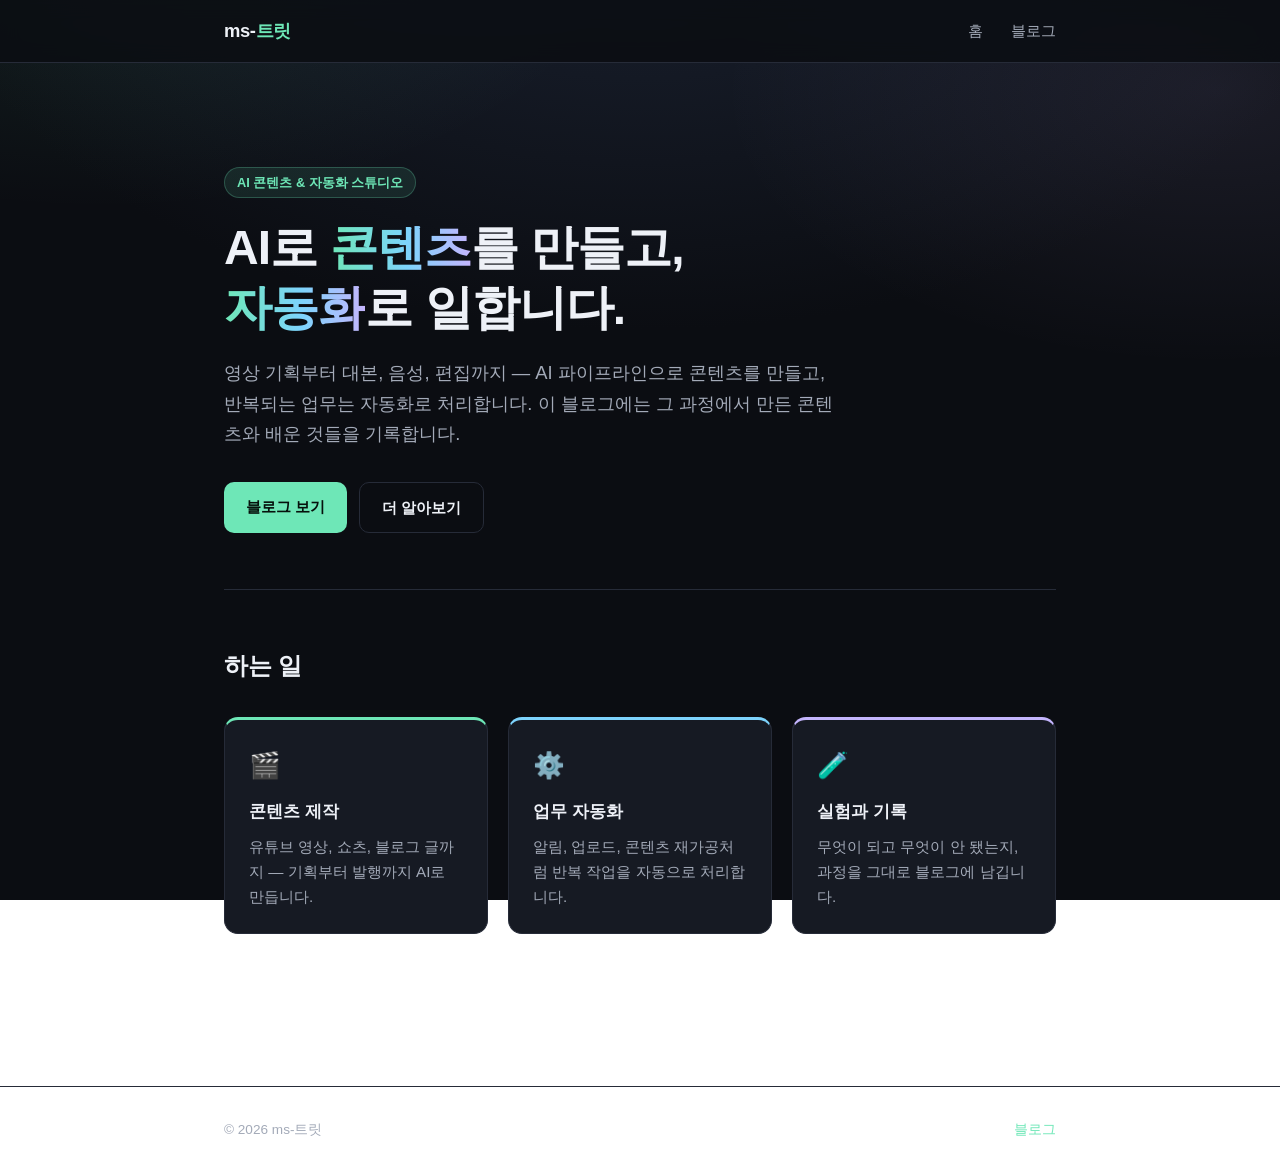
<file: index.html>
<!doctype html>
<html lang="ko">
<head>
<meta charset="utf-8">
<meta name="viewport" content="width=device-width, initial-scale=1">
<title>ms-트릿 — AI 콘텐츠 & 자동화</title>
<meta name="description" content="AI로 콘텐츠를 만들고, 자동화로 일하는 1인 스튜디오 ms-트릿입니다.">
<link rel="stylesheet" href="style.css">
</head>
<body>

<header class="site">
  <div class="wrap">
    <div class="brand">ms-<span>트릿</span></div>
    <nav class="site">
      <a href="index.html">홈</a>
      <a href="blog/index.html">블로그</a>
    </nav>
  </div>
</header>

<main>
  <div class="wrap">
    <section class="hero">
      <span class="eyebrow">AI 콘텐츠 &amp; 자동화 스튜디오</span>
      <h1>AI로 <span class="grad-text">콘텐츠</span>를 만들고,<br><span class="grad-text">자동화</span>로 일합니다.</h1>
      <p class="lead">
        영상 기획부터 대본, 음성, 편집까지 — AI 파이프라인으로 콘텐츠를 만들고,
        반복되는 업무는 자동화로 처리합니다. 이 블로그에는 그 과정에서 만든
        콘텐츠와 배운 것들을 기록합니다.
      </p>
      <div class="btn-row">
        <a class="btn primary" href="blog/index.html">블로그 보기</a>
        <a class="btn ghost" href="#about">더 알아보기</a>
      </div>
    </section>

    <section class="section" id="about">
      <h2>하는 일</h2>
      <div class="grid-3">
        <div class="card">
          <div class="icon">🎬</div>
          <h3>콘텐츠 제작</h3>
          <p>유튜브 영상, 쇼츠, 블로그 글까지 — 기획부터 발행까지 AI로 만듭니다.</p>
        </div>
        <div class="card">
          <div class="icon">⚙️</div>
          <h3>업무 자동화</h3>
          <p>알림, 업로드, 콘텐츠 재가공처럼 반복 작업을 자동으로 처리합니다.</p>
        </div>
        <div class="card">
          <div class="icon">🧪</div>
          <h3>실험과 기록</h3>
          <p>무엇이 되고 무엇이 안 됐는지, 과정을 그대로 블로그에 남깁니다.</p>
        </div>
      </div>
    </section>
  </div>
</main>

<footer class="site">
  <div class="wrap">
    <span>© 2026 ms-트릿</span>
    <span><a href="blog/index.html">블로그</a></span>
  </div>
</footer>

</body>
</html>
</file>
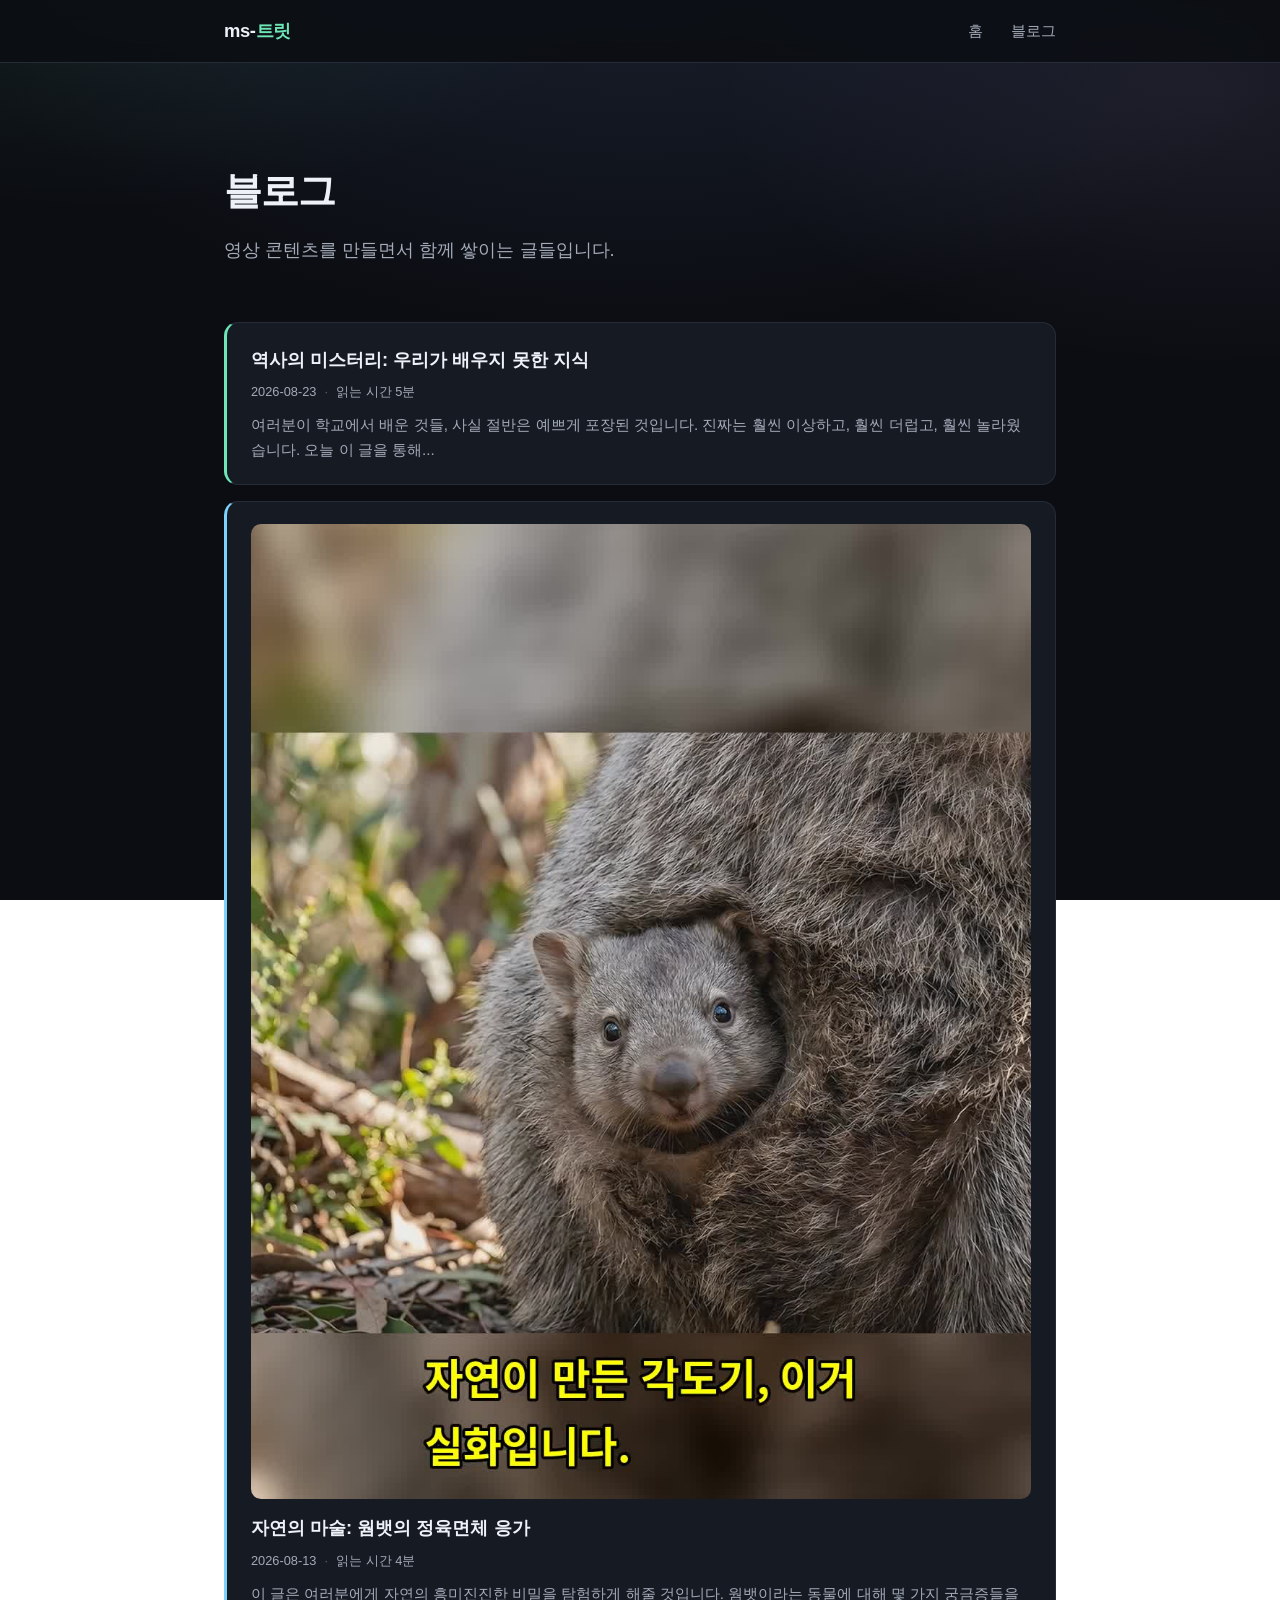
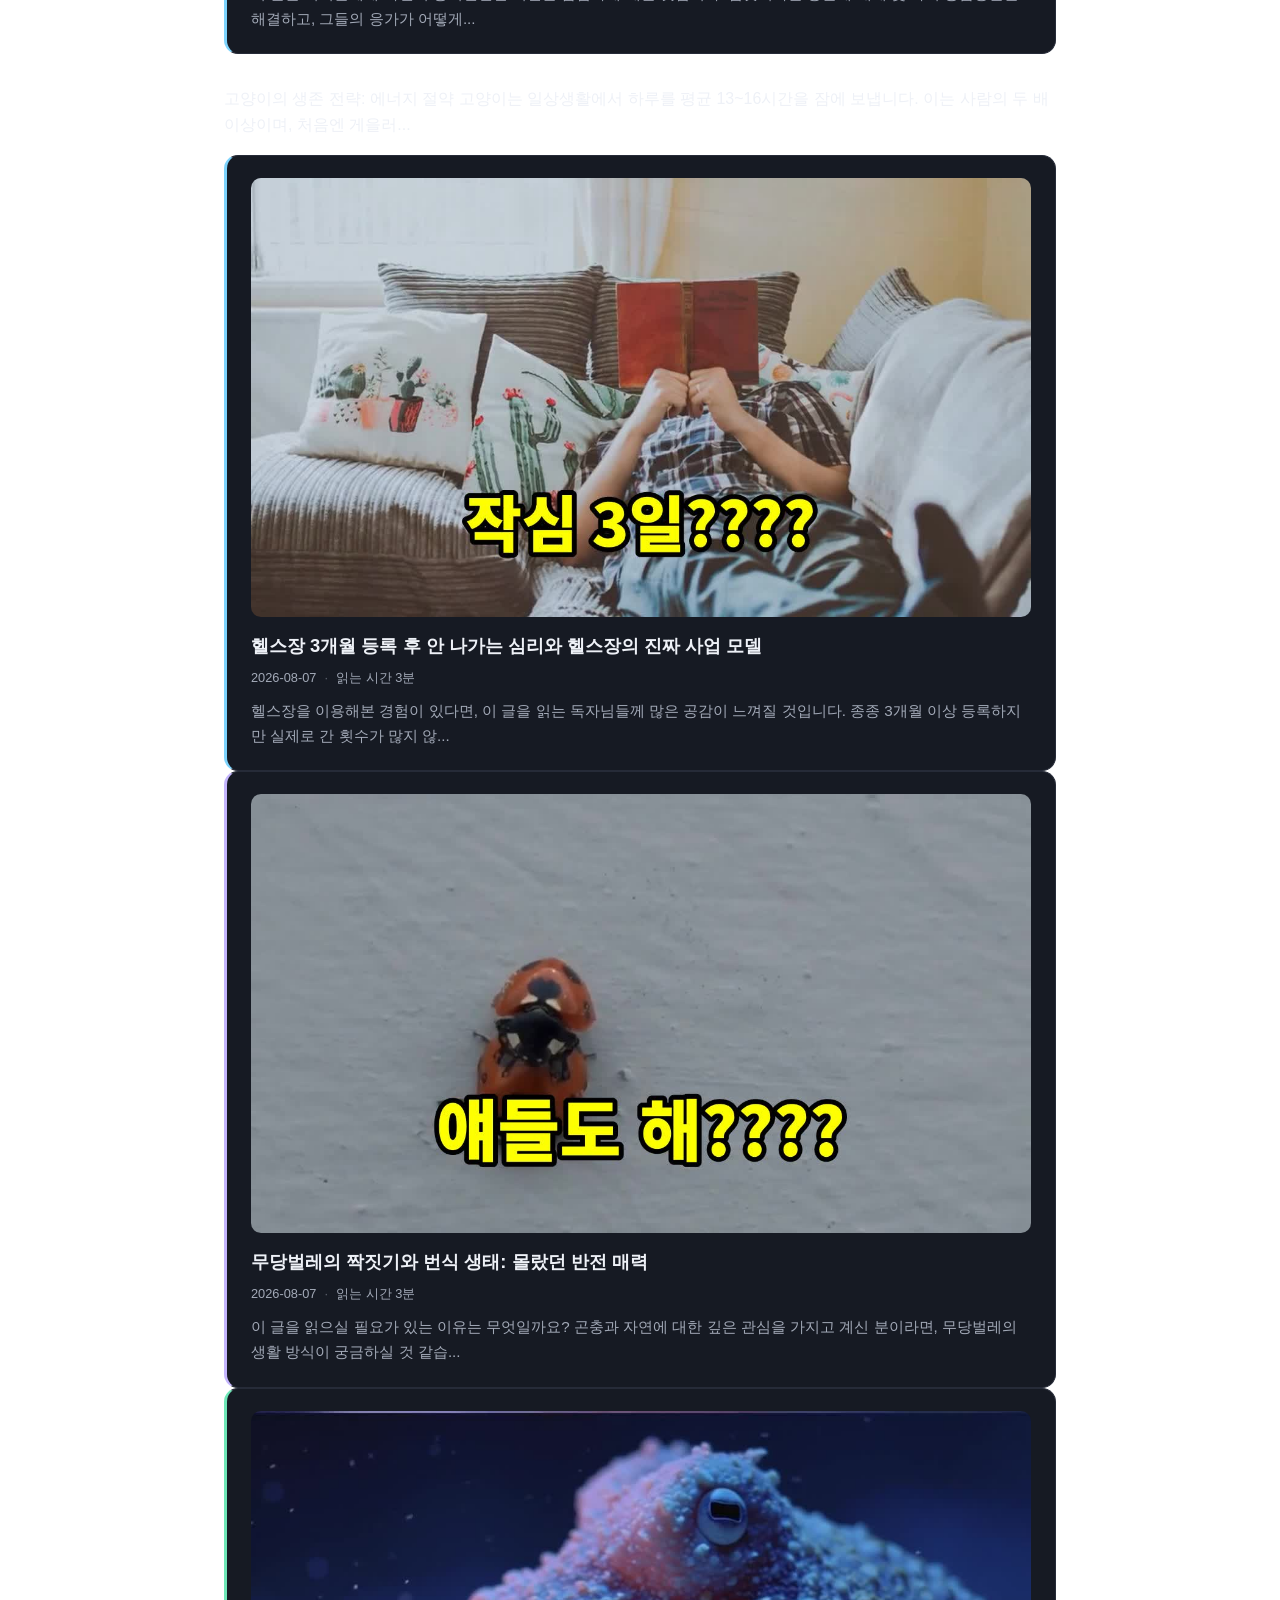
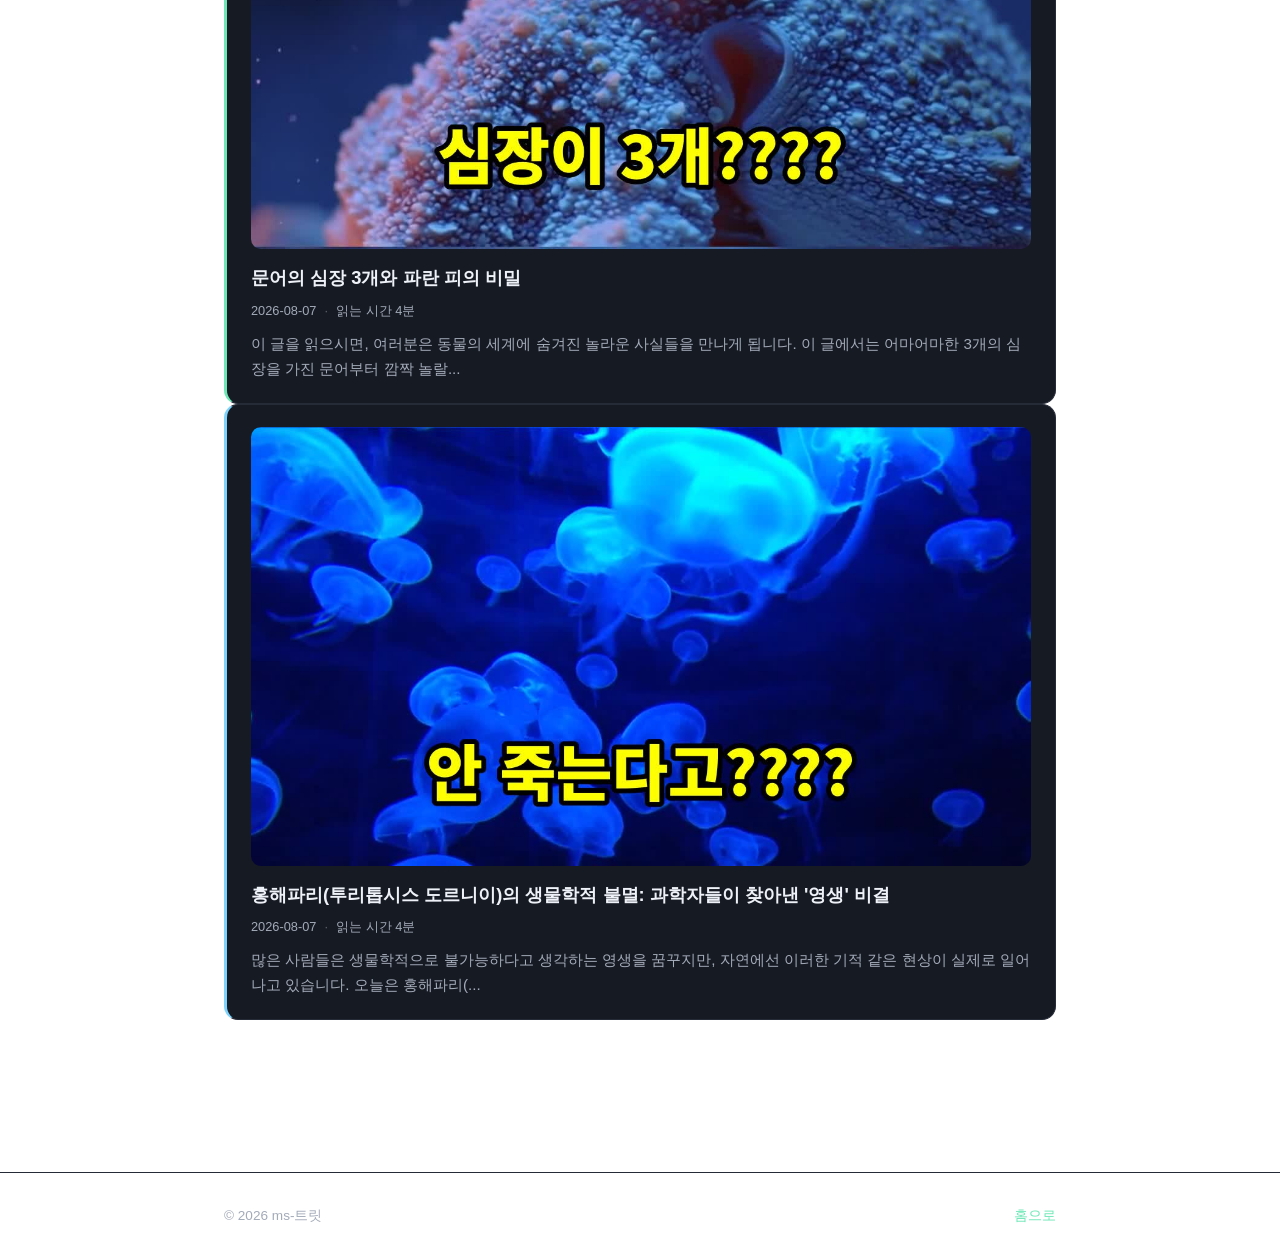
<file: blog/index.html>
<!doctype html>
<html lang="ko">
<head>
<meta charset="utf-8">
<meta name="viewport" content="width=device-width, initial-scale=1">
<title>블로그 — ms-트릿</title>
<meta name="description" content="ms-트릿의 콘텐츠 제작 및 자동화 블로그.">
<link rel="stylesheet" href="../style.css">
</head>
<body>

<header class="site">
  <div class="wrap">
    <div class="brand">ms-<span>트릿</span></div>
    <nav class="site">
      <a href="../index.html">홈</a>
      <a href="index.html">블로그</a>
    </nav>
  </div>
</header>

<main>
  <div class="wrap">
    <section class="hero" style="padding-bottom: 24px;">
      <h1 style="font-size: clamp(1.8rem, 4vw, 2.4rem);">블로그</h1>
      <p class="lead">영상 콘텐츠를 만들면서 함께 쌓이는 글들입니다.</p>
    </section>

    <section class="section" style="border-top: none; padding-top: 0;">
      <div class="post-list" id="post-list">
<!-- POSTS_START -->        <div class="post-item">
          <a class="title" href="posts/dirty_history_facts.html">역사의 미스터리: 우리가 배우지 못한 지식</a>
          <div class="meta">2026-08-23 <span class="dot">·</span> 읽는 시간 5분</div>
          <p class="excerpt">여러분이 학교에서 배운 것들, 사실 절반은 예쁘게 포장된 것입니다. 진짜는 훨씬 이상하고, 훨씬 더럽고, 훨씬 놀라웠습니다. 오늘 이 글을 통해...</p>
        </div>
        <div class="post-item">
<img class="thumb" src="posts/wombat_cube_poop-cover.jpg" alt="자연의 마술: 웜뱃의 정육면체 응가" style="width:100%;border-radius:10px;margin-bottom:14px;display:block;">
          <a class="title" href="posts/wombat_cube_poop.html">자연의 마술: 웜뱃의 정육면체 응가</a>
          <div class="meta">2026-08-13 <span class="dot">·</span> 읽는 시간 4분</div>
          <p class="excerpt">이 글은 여러분에게 자연의 흥미진진한 비밀을 탐험하게 해줄 것입니다. 웜뱃이라는 동물에 대해 몇 가지 궁금증들을 해결하고, 그들의 응가가 어떻게...</p>
        </div>

          <p class="excerpt">고양이의 생존 전략: 에너지 절약 고양이는 일상생활에서 하루를 평균 13~16시간을 잠에 보냅니다. 이는 사람의 두 배 이상이며, 처음엔 게을러...</p>
        </div>

        <div class="post-item">
<img class="thumb" src="posts/gym-membership-cover.jpg" alt="헬스장 3개월 등록 후 안 나가는 심리와 헬스장의 진짜 사업 모델" style="width:100%;border-radius:10px;margin-bottom:14px;display:block;">
          <a class="title" href="posts/gym-membership.html">헬스장 3개월 등록 후 안 나가는 심리와 헬스장의 진짜 사업 모델</a>
          <div class="meta">2026-08-07 <span class="dot">·</span> 읽는 시간 3분</div>
          <p class="excerpt">헬스장을 이용해본 경험이 있다면, 이 글을 읽는 독자님들께 많은 공감이 느껴질 것입니다. 종종 3개월 이상 등록하지만 실제로 간 횟수가 많지 않...</p>
        </div>
        <div class="post-item">
<img class="thumb" src="posts/ladybug-mating-cover.jpg" alt="무당벌레의 짝짓기와 번식 생태: 몰랐던 반전 매력" style="width:100%;border-radius:10px;margin-bottom:14px;display:block;">
          <a class="title" href="posts/ladybug-mating.html">무당벌레의 짝짓기와 번식 생태: 몰랐던 반전 매력</a>
          <div class="meta">2026-08-07 <span class="dot">·</span> 읽는 시간 3분</div>
          <p class="excerpt">이 글을 읽으실 필요가 있는 이유는 무엇일까요? 곤충과 자연에 대한 깊은 관심을 가지고 계신 분이라면, 무당벌레의 생활 방식이 궁금하실 것 같습...</p>
        </div>
        <div class="post-item">
<img class="thumb" src="posts/octopus-hearts-cover.jpg" alt="문어의 심장 3개와 파란 피의 비밀" style="width:100%;border-radius:10px;margin-bottom:14px;display:block;">
          <a class="title" href="posts/octopus-hearts.html">문어의 심장 3개와 파란 피의 비밀</a>
          <div class="meta">2026-08-07 <span class="dot">·</span> 읽는 시간 4분</div>
          <p class="excerpt">이 글을 읽으시면, 여러분은 동물의 세계에 숨겨진 놀라운 사실들을 만나게 됩니다. 이 글에서는 어마어마한 3개의 심장을 가진 문어부터 깜짝 놀랄...</p>
        </div>
        <div class="post-item">
<img class="thumb" src="posts/jellyfish-immortality-cover.jpg" alt="홍해파리(투리톱시스 도르니이)의 생물학적 불멸: 과학자들이 찾아낸 &#x27;영생&#x27; 비결" style="width:100%;border-radius:10px;margin-bottom:14px;display:block;">
          <a class="title" href="posts/jellyfish-immortality.html">홍해파리(투리톱시스 도르니이)의 생물학적 불멸: 과학자들이 찾아낸 &#x27;영생&#x27; 비결</a>
          <div class="meta">2026-08-07 <span class="dot">·</span> 읽는 시간 4분</div>
          <p class="excerpt">많은 사람들은 생물학적으로 불가능하다고 생각하는 영생을 꿈꾸지만, 자연에선 이러한 기적 같은 현상이 실제로 일어나고 있습니다. 오늘은 홍해파리(...</p>
        </div>
<!-- POSTS_END -->
      </div>
    </section>
  </div>
</main>

<footer class="site">
  <div class="wrap">
    <span>© 2026 ms-트릿</span>
    <span><a href="../index.html">홈으로</a></span>
  </div>
</footer>

</body>
</html>
</file>
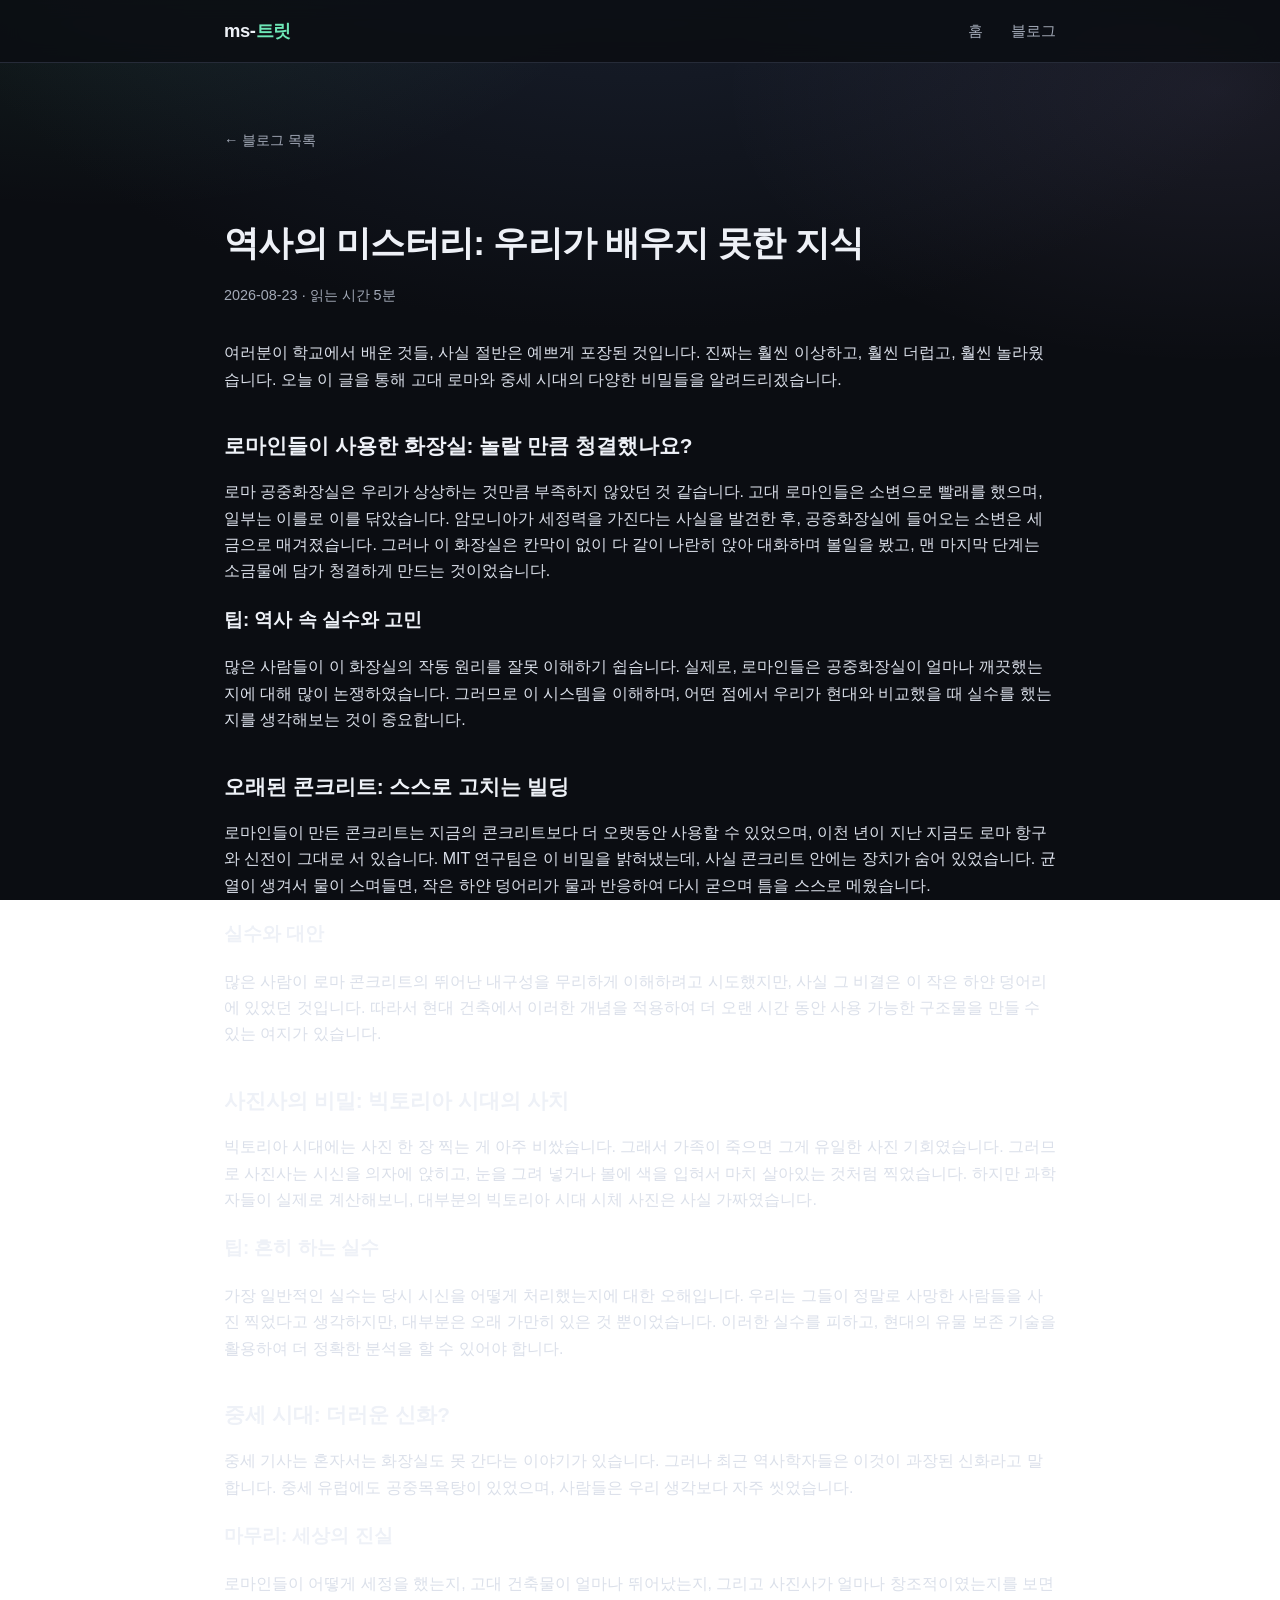
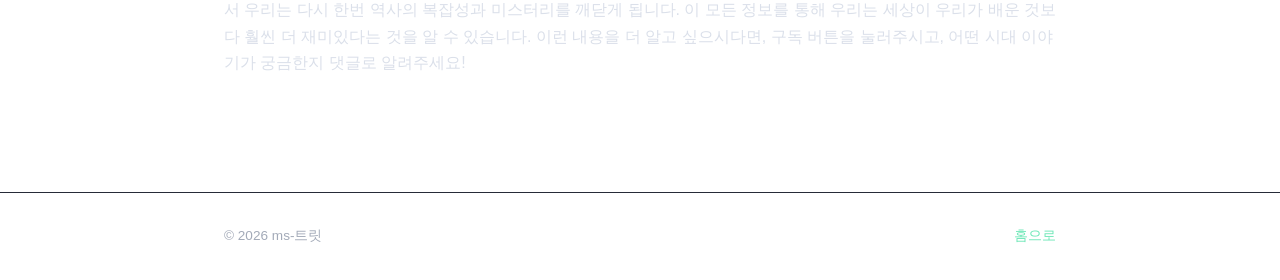
<file: blog/posts/dirty_history_facts.html>
<!doctype html>
<html lang="ko">
<head>
<meta charset="utf-8">
<meta name="viewport" content="width=device-width, initial-scale=1">
<title>역사의 미스터리: 우리가 배우지 못한 지식 — ms-트릿</title>
<link rel="stylesheet" href="../../style.css">
</head>
<body>
<header class="site">
  <div class="wrap">
    <div class="brand">ms-<span>트릿</span></div>
    <nav class="site">
      <a href="../../index.html">홈</a>
      <a href="../index.html">블로그</a>
    </nav>
  </div>
</header>
<main>
  <div class="wrap">
    <a class="back-link" href="../index.html">← 블로그 목록</a>
    <article class="post">
      <h1>역사의 미스터리: 우리가 배우지 못한 지식</h1>
      <div class="meta">2026-08-23 <span class="dot">·</span> 읽는 시간 5분</div>
      <div class="body">
<p>여러분이 학교에서 배운 것들, 사실 절반은 예쁘게 포장된 것입니다. 진짜는 훨씬 이상하고, 훨씬 더럽고, 훨씬 놀라웠습니다. 오늘 이 글을 통해 고대 로마와 중세 시대의 다양한 비밀들을 알려드리겠습니다.</p>
<h2>로마인들이 사용한 화장실: 놀랄 만큼 청결했나요?</h2>
<p>로마 공중화장실은 우리가 상상하는 것만큼 부족하지 않았던 것 같습니다. 고대 로마인들은 소변으로 빨래를 했으며, 일부는 이를로 이를 닦았습니다. 암모니아가 세정력을 가진다는 사실을 발견한 후, 공중화장실에 들어오는 소변은 세금으로 매겨졌습니다. 그러나 이 화장실은 칸막이 없이 다 같이 나란히 앉아 대화하며 볼일을 봤고, 맨 마지막 단계는 소금물에 담가 청결하게 만드는 것이었습니다.</p>
<h3>팁: 역사 속 실수와 고민</h3>
<p>많은 사람들이 이 화장실의 작동 원리를 잘못 이해하기 쉽습니다. 실제로, 로마인들은 공중화장실이 얼마나 깨끗했는지에 대해 많이 논쟁하였습니다. 그러므로 이 시스템을 이해하며, 어떤 점에서 우리가 현대와 비교했을 때 실수를 했는지를 생각해보는 것이 중요합니다.</p>
<h2>오래된 콘크리트: 스스로 고치는 빌딩</h2>
<p>로마인들이 만든 콘크리트는 지금의 콘크리트보다 더 오랫동안 사용할 수 있었으며, 이천 년이 지난 지금도 로마 항구와 신전이 그대로 서 있습니다. MIT 연구팀은 이 비밀을 밝혀냈는데, 사실 콘크리트 안에는 장치가 숨어 있었습니다. 균열이 생겨서 물이 스며들면, 작은 하얀 덩어리가 물과 반응하여 다시 굳으며 틈을 스스로 메웠습니다.</p>
<h3>실수와 대안</h3>
<p>많은 사람이 로마 콘크리트의 뛰어난 내구성을 무리하게 이해하려고 시도했지만, 사실 그 비결은 이 작은 하얀 덩어리에 있었던 것입니다. 따라서 현대 건축에서 이러한 개념을 적용하여 더 오랜 시간 동안 사용 가능한 구조물을 만들 수 있는 여지가 있습니다.</p>
<h2>사진사의 비밀: 빅토리아 시대의 사치</h2>
<p>빅토리아 시대에는 사진 한 장 찍는 게 아주 비쌌습니다. 그래서 가족이 죽으면 그게 유일한 사진 기회였습니다. 그러므로 사진사는 시신을 의자에 앉히고, 눈을 그려 넣거나 볼에 색을 입혀서 마치 살아있는 것처럼 찍었습니다. 하지만 과학자들이 실제로 계산해보니, 대부분의 빅토리아 시대 시체 사진은 사실 가짜였습니다.</p>
<h3>팁: 흔히 하는 실수</h3>
<p>가장 일반적인 실수는 당시 시신을 어떻게 처리했는지에 대한 오해입니다. 우리는 그들이 정말로 사망한 사람들을 사진 찍었다고 생각하지만, 대부분은 오래 가만히 있은 것 뿐이었습니다. 이러한 실수를 피하고, 현대의 유물 보존 기술을 활용하여 더 정확한 분석을 할 수 있어야 합니다.</p>
<h2>중세 시대: 더러운 신화?</h2>
<p>중세 기사는 혼자서는 화장실도 못 간다는 이야기가 있습니다. 그러나 최근 역사학자들은 이것이 과장된 신화라고 말합니다. 중세 유럽에도 공중목욕탕이 있었으며, 사람들은 우리 생각보다 자주 씻었습니다.</p>
<h3>마무리: 세상의 진실</h3>
<p>로마인들이 어떻게 세정을 했는지, 고대 건축물이 얼마나 뛰어났는지, 그리고 사진사가 얼마나 창조적이였는지를 보면서 우리는 다시 한번 역사의 복잡성과 미스터리를 깨닫게 됩니다. 이 모든 정보를 통해 우리는 세상이 우리가 배운 것보다 훨씬 더 재미있다는 것을 알 수 있습니다. 이런 내용을 더 알고 싶으시다면, 구독 버튼을 눌러주시고, 어떤 시대 이야기가 궁금한지 댓글로 알려주세요!</p>

      </div>
    </article>
  </div>
</main>
<footer class="site">
  <div class="wrap">
    <span>© 2026 ms-트릿</span>
    <span><a href="../../index.html">홈으로</a></span>
  </div>
</footer>
</body>
</html>
</file>
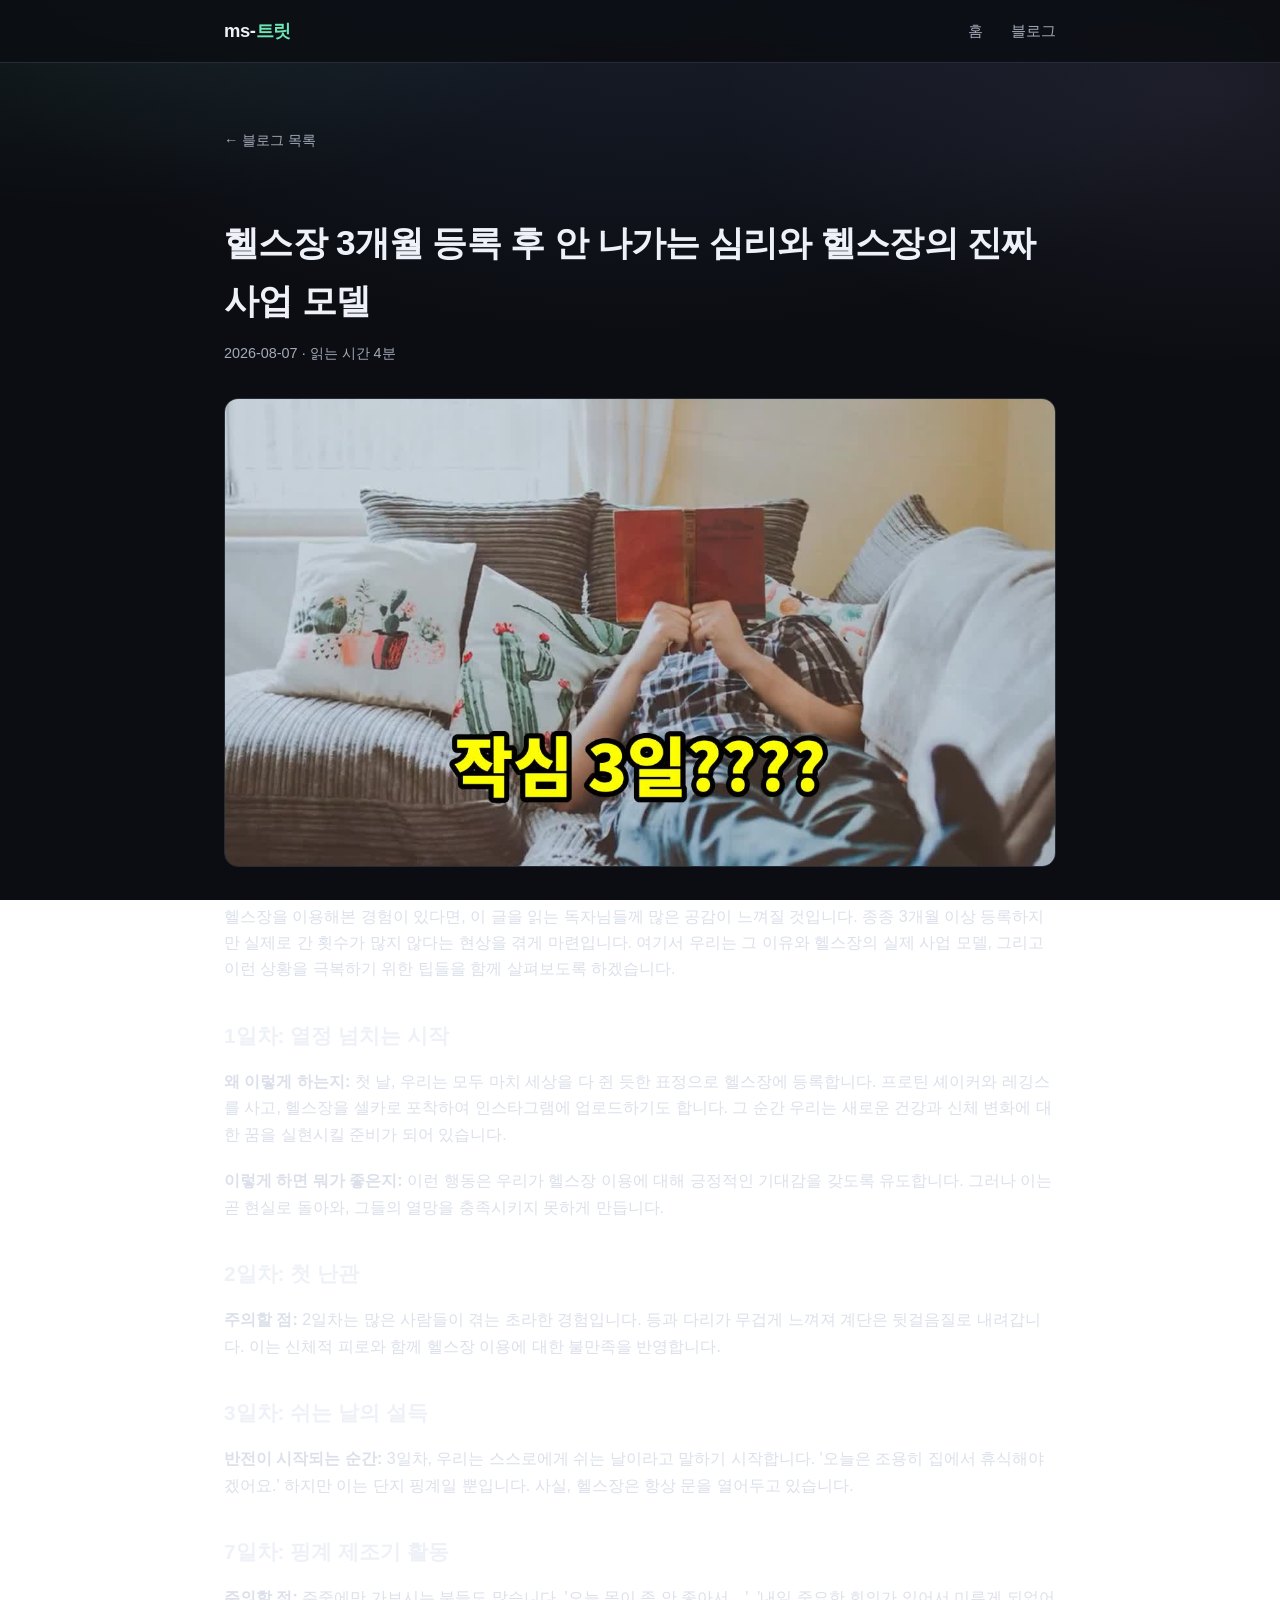
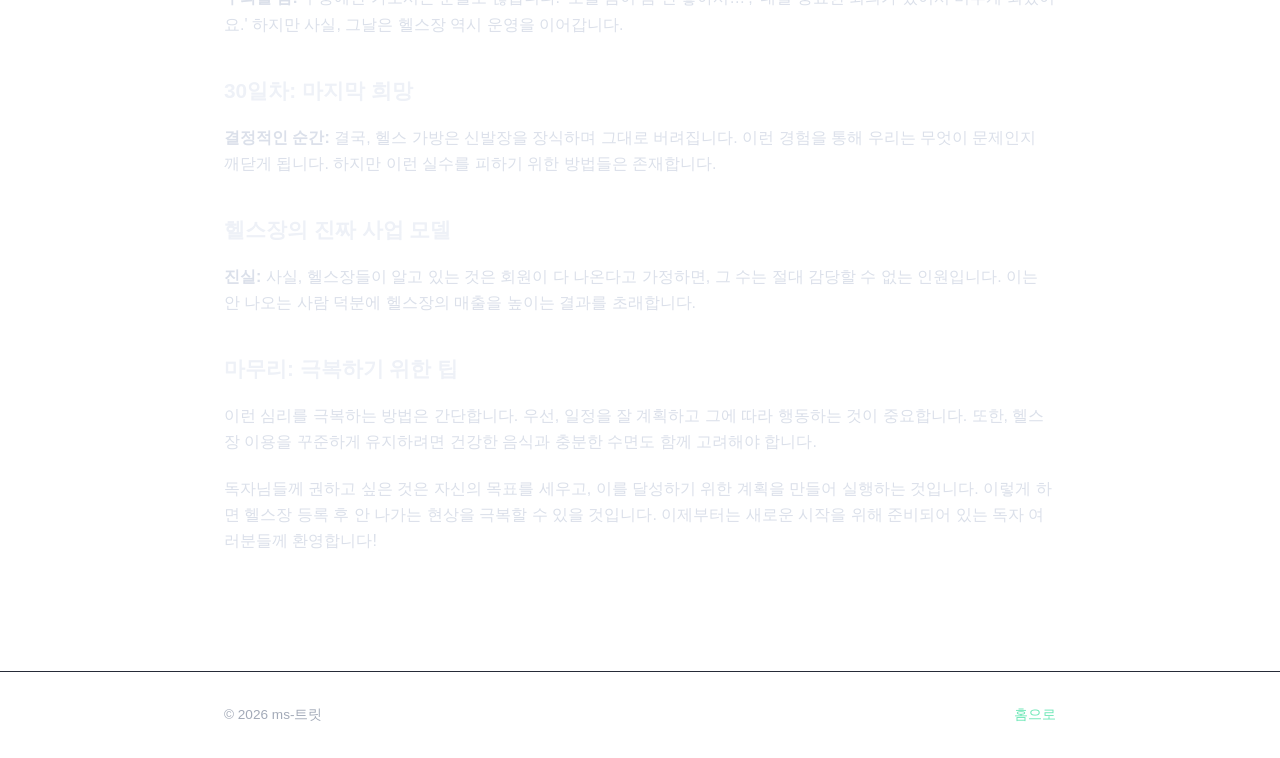
<file: blog/posts/gym-membership.html>
<!doctype html>
<html lang="ko">
<head>
<meta charset="utf-8">
<meta name="viewport" content="width=device-width, initial-scale=1">
<title>헬스장 3개월 등록 후 안 나가는 심리와 헬스장의 진짜 사업 모델 — ms-트릿</title>
<link rel="stylesheet" href="../../style.css">
</head>
<body>
<header class="site">
  <div class="wrap">
    <div class="brand">ms-<span>트릿</span></div>
    <nav class="site">
      <a href="../../index.html">홈</a>
      <a href="../index.html">블로그</a>
    </nav>
  </div>
</header>
<main>
  <div class="wrap">
    <a class="back-link" href="../index.html">← 블로그 목록</a>
    <article class="post">
      <h1>헬스장 3개월 등록 후 안 나가는 심리와 헬스장의 진짜 사업 모델</h1>
      <div class="meta">2026-08-07 <span class="dot">·</span> 읽는 시간 4분</div>
<img src="gym-membership-cover.jpg" alt="헬스장 3개월 등록 후 안 나가는 심리와 헬스장의 진짜 사업 모델" style="width:100%;border-radius:14px;margin-bottom:28px;border:1px solid var(--border);">
      <div class="body">
<p>헬스장을 이용해본 경험이 있다면, 이 글을 읽는 독자님들께 많은 공감이 느껴질 것입니다. 종종 3개월 이상 등록하지만 실제로 간 횟수가 많지 않다는 현상을 겪게 마련입니다. 여기서 우리는 그 이유와 헬스장의 실제 사업 모델, 그리고 이런 상황을 극복하기 위한 팁들을 함께 살펴보도록 하겠습니다.</p>
<h2>1일차: 열정 넘치는 시작</h2>
<p><strong>왜 이렇게 하는지:</strong> 첫 날, 우리는 모두 마치 세상을 다 쥔 듯한 표정으로 헬스장에 등록합니다. 프로틴 셰이커와 레깅스를 사고, 헬스장을 셀카로 포착하여 인스타그램에 업로드하기도 합니다. 그 순간 우리는 새로운 건강과 신체 변화에 대한 꿈을 실현시킬 준비가 되어 있습니다.</p>
<p><strong>이렇게 하면 뭐가 좋은지:</strong> 이런 행동은 우리가 헬스장 이용에 대해 긍정적인 기대감을 갖도록 유도합니다. 그러나 이는 곧 현실로 돌아와, 그들의 열망을 충족시키지 못하게 만듭니다.</p>
<h2>2일차: 첫 난관</h2>
<p><strong>주의할 점:</strong> 2일차는 많은 사람들이 겪는 초라한 경험입니다. 등과 다리가 무겁게 느껴져 계단은 뒷걸음질로 내려갑니다. 이는 신체적 피로와 함께 헬스장 이용에 대한 불만족을 반영합니다.</p>
<h2>3일차: 쉬는 날의 설득</h2>
<p><strong>반전이 시작되는 순간:</strong> 3일차, 우리는 스스로에게 쉬는 날이라고 말하기 시작합니다. '오늘은 조용히 집에서 휴식해야겠어요.' 하지만 이는 단지 핑계일 뿐입니다. 사실, 헬스장은 항상 문을 열어두고 있습니다.</p>
<h2>7일차: 핑계 제조기 활동</h2>
<p><strong>주의할 점:</strong> 주중에만 가보시는 분들도 많습니다. '오늘 몸이 좀 안 좋아서…', '내일 중요한 회의가 있어서 미루게 되었어요.' 하지만 사실, 그날은 헬스장 역시 운영을 이어갑니다.</p>
<h2>30일차: 마지막 희망</h2>
<p><strong>결정적인 순간:</strong> 결국, 헬스 가방은 신발장을 장식하며 그대로 버려집니다. 이런 경험을 통해 우리는 무엇이 문제인지 깨닫게 됩니다. 하지만 이런 실수를 피하기 위한 방법들은 존재합니다.</p>
<h2>헬스장의 진짜 사업 모델</h2>
<p><strong>진실:</strong> 사실, 헬스장들이 알고 있는 것은 회원이 다 나온다고 가정하면, 그 수는 절대 감당할 수 없는 인원입니다. 이는 안 나오는 사람 덕분에 헬스장의 매출을 높이는 결과를 초래합니다.</p>
<h2>마무리: 극복하기 위한 팁</h2>
<p>이런 심리를 극복하는 방법은 간단합니다. 우선, 일정을 잘 계획하고 그에 따라 행동하는 것이 중요합니다. 또한, 헬스장 이용을 꾸준하게 유지하려면 건강한 음식과 충분한 수면도 함께 고려해야 합니다.</p>
<p>독자님들께 권하고 싶은 것은 자신의 목표를 세우고, 이를 달성하기 위한 계획을 만들어 실행하는 것입니다. 이렇게 하면 헬스장 등록 후 안 나가는 현상을 극복할 수 있을 것입니다. 이제부터는 새로운 시작을 위해 준비되어 있는 독자 여러분들께 환영합니다!</p>

      </div>
    </article>
  </div>
</main>
<footer class="site">
  <div class="wrap">
    <span>© 2026 ms-트릿</span>
    <span><a href="../../index.html">홈으로</a></span>
  </div>
</footer>
</body>
</html>
</file>
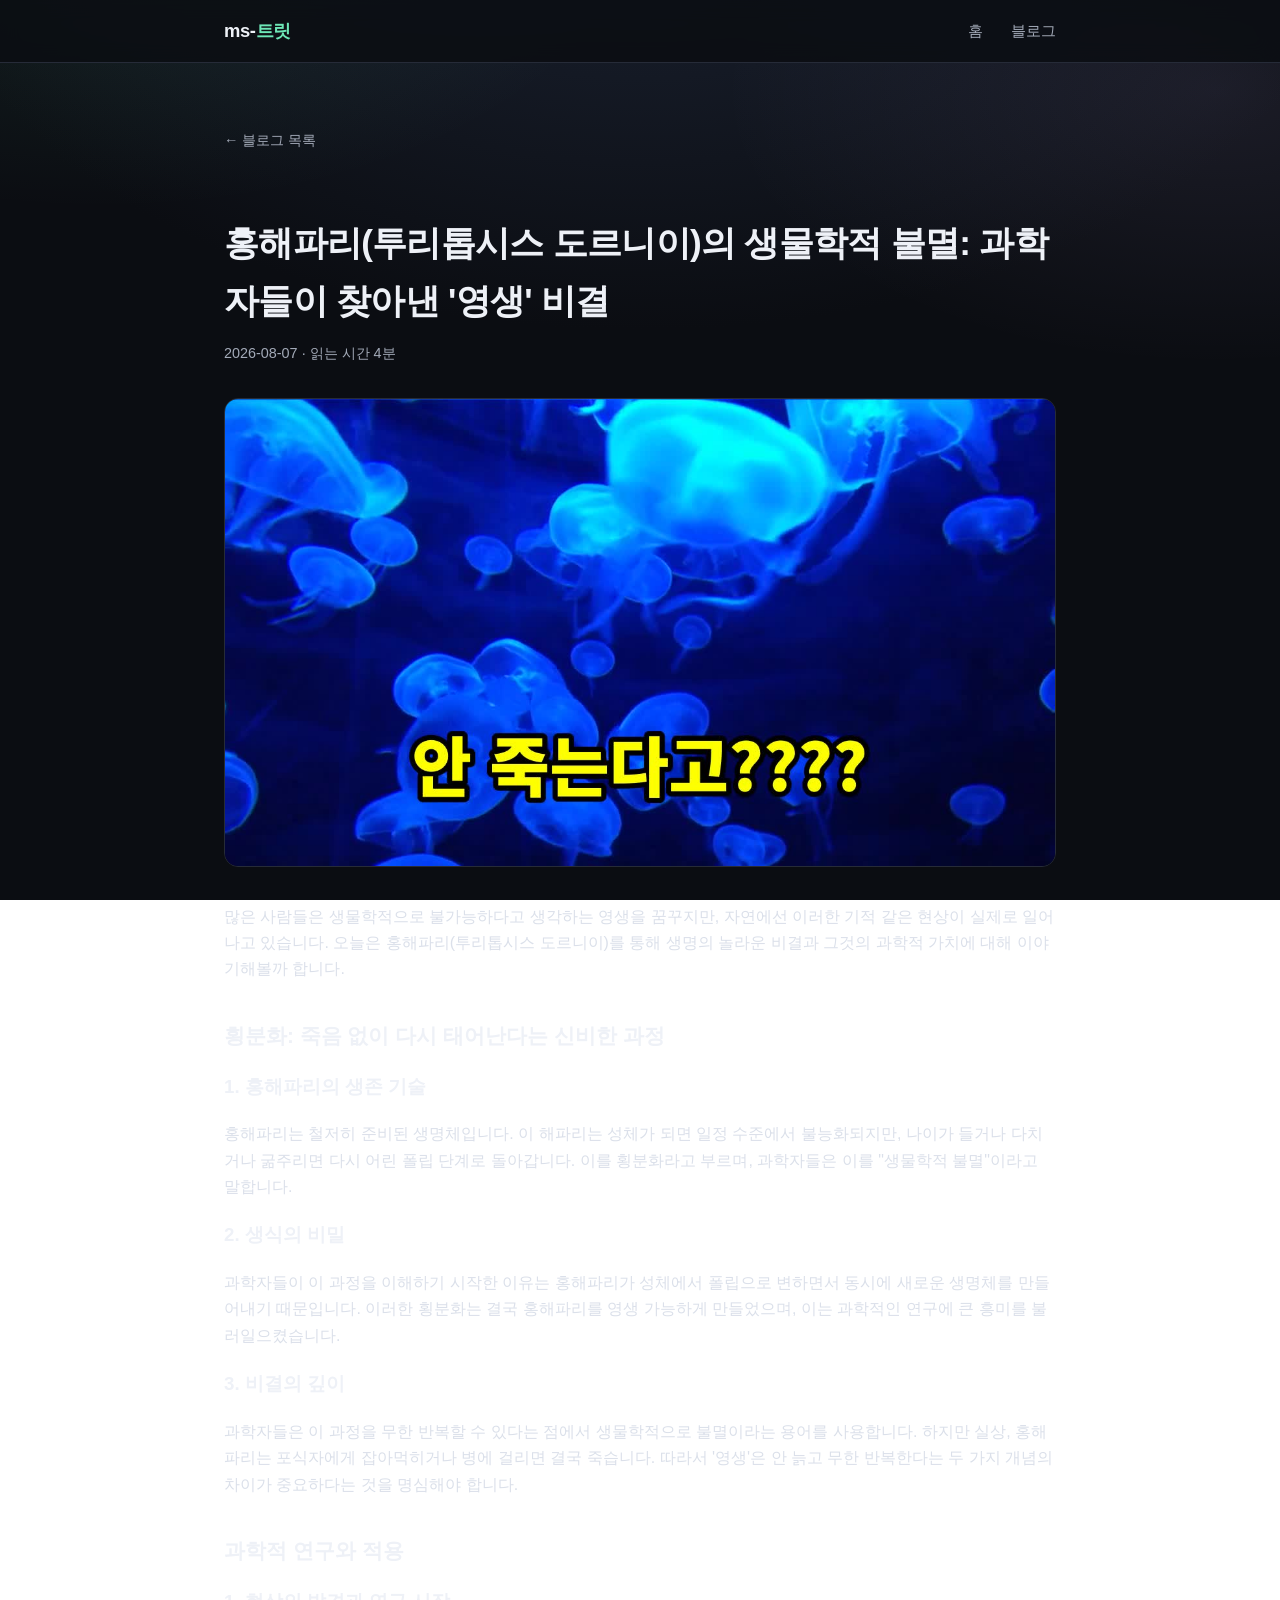
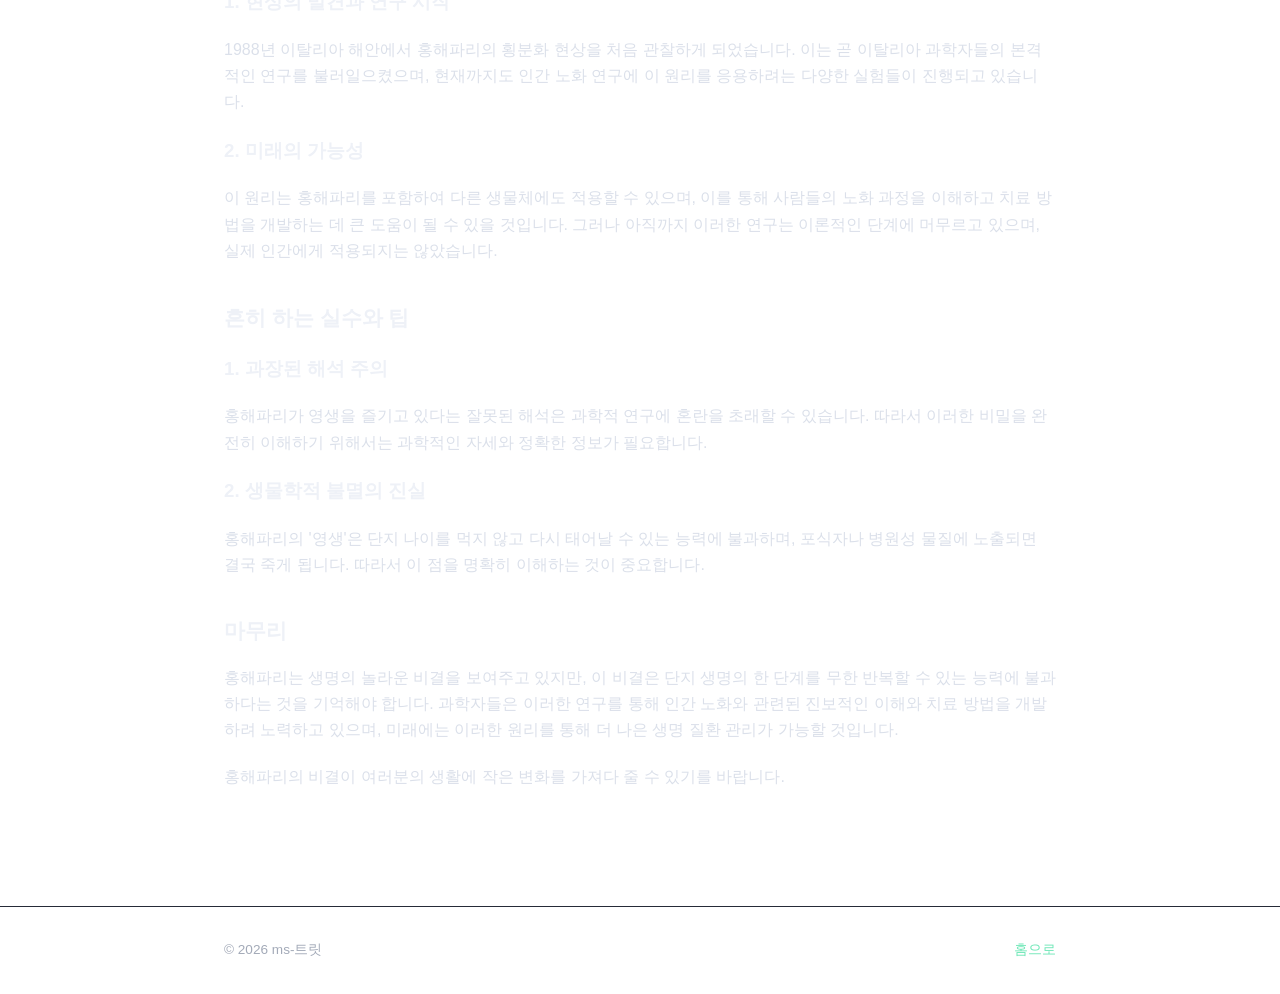
<file: blog/posts/jellyfish-immortality.html>
<!doctype html>
<html lang="ko">
<head>
<meta charset="utf-8">
<meta name="viewport" content="width=device-width, initial-scale=1">
<title>홍해파리(투리톱시스 도르니이)의 생물학적 불멸: 과학자들이 찾아낸 '영생' 비결 — ms-트릿</title>
<link rel="stylesheet" href="../../style.css">
</head>
<body>
<header class="site">
  <div class="wrap">
    <div class="brand">ms-<span>트릿</span></div>
    <nav class="site">
      <a href="../../index.html">홈</a>
      <a href="../index.html">블로그</a>
    </nav>
  </div>
</header>
<main>
  <div class="wrap">
    <a class="back-link" href="../index.html">← 블로그 목록</a>
    <article class="post">
      <h1>홍해파리(투리톱시스 도르니이)의 생물학적 불멸: 과학자들이 찾아낸 '영생' 비결</h1>
      <div class="meta">2026-08-07 <span class="dot">·</span> 읽는 시간 4분</div>
<img src="jellyfish-immortality-cover.jpg" alt="홍해파리(투리톱시스 도르니이)의 생물학적 불멸: 과학자들이 찾아낸 '영생' 비결" style="width:100%;border-radius:14px;margin-bottom:28px;border:1px solid var(--border);">
      <div class="body">
<p>많은 사람들은 생물학적으로 불가능하다고 생각하는 영생을 꿈꾸지만, 자연에선 이러한 기적 같은 현상이 실제로 일어나고 있습니다. 오늘은 홍해파리(투리톱시스 도르니이)를 통해 생명의 놀라운 비결과 그것의 과학적 가치에 대해 이야기해볼까 합니다.</p>
<h2>횡분화: 죽음 없이 다시 태어난다는 신비한 과정</h2>
<h3>1. 홍해파리의 생존 기술</h3>
<p>홍해파리는 철저히 준비된 생명체입니다. 이 해파리는 성체가 되면 일정 수준에서 불능화되지만, 나이가 들거나 다치거나 굶주리면 다시 어린 폴립 단계로 돌아갑니다. 이를 횡분화라고 부르며, 과학자들은 이를 "생물학적 불멸"이라고 말합니다.</p>
<h3>2. 생식의 비밀</h3>
<p>과학자들이 이 과정을 이해하기 시작한 이유는 홍해파리가 성체에서 폴립으로 변하면서 동시에 새로운 생명체를 만들어내기 때문입니다. 이러한 횡분화는 결국 홍해파리를 영생 가능하게 만들었으며, 이는 과학적인 연구에 큰 흥미를 불러일으켰습니다.</p>
<h3>3. 비결의 깊이</h3>
<p>과학자들은 이 과정을 무한 반복할 수 있다는 점에서 생물학적으로 불멸이라는 용어를 사용합니다. 하지만 실상, 홍해파리는 포식자에게 잡아먹히거나 병에 걸리면 결국 죽습니다. 따라서 '영생'은 안 늙고 무한 반복한다는 두 가지 개념의 차이가 중요하다는 것을 명심해야 합니다.</p>
<h2>과학적 연구와 적용</h2>
<h3>1. 현상의 발견과 연구 시작</h3>
<p>1988년 이탈리아 해안에서 홍해파리의 횡분화 현상을 처음 관찰하게 되었습니다. 이는 곧 이탈리아 과학자들의 본격적인 연구를 불러일으켰으며, 현재까지도 인간 노화 연구에 이 원리를 응용하려는 다양한 실험들이 진행되고 있습니다.</p>
<h3>2. 미래의 가능성</h3>
<p>이 원리는 홍해파리를 포함하여 다른 생물체에도 적용할 수 있으며, 이를 통해 사람들의 노화 과정을 이해하고 치료 방법을 개발하는 데 큰 도움이 될 수 있을 것입니다. 그러나 아직까지 이러한 연구는 이론적인 단계에 머무르고 있으며, 실제 인간에게 적용되지는 않았습니다.</p>
<h2>흔히 하는 실수와 팁</h2>
<h3>1. 과장된 해석 주의</h3>
<p>홍해파리가 영생을 즐기고 있다는 잘못된 해석은 과학적 연구에 혼란을 초래할 수 있습니다. 따라서 이러한 비밀을 완전히 이해하기 위해서는 과학적인 자세와 정확한 정보가 필요합니다.</p>
<h3>2. 생물학적 불멸의 진실</h3>
<p>홍해파리의 '영생'은 단지 나이를 먹지 않고 다시 태어날 수 있는 능력에 불과하며, 포식자나 병원성 물질에 노출되면 결국 죽게 됩니다. 따라서 이 점을 명확히 이해하는 것이 중요합니다.</p>
<h2>마무리</h2>
<p>홍해파리는 생명의 놀라운 비결을 보여주고 있지만, 이 비결은 단지 생명의 한 단계를 무한 반복할 수 있는 능력에 불과하다는 것을 기억해야 합니다. 과학자들은 이러한 연구를 통해 인간 노화와 관련된 진보적인 이해와 치료 방법을 개발하려 노력하고 있으며, 미래에는 이러한 원리를 통해 더 나은 생명 질환 관리가 가능할 것입니다.</p>
<p>홍해파리의 비결이 여러분의 생활에 작은 변화를 가져다 줄 수 있기를 바랍니다.</p>

      </div>
    </article>
  </div>
</main>
<footer class="site">
  <div class="wrap">
    <span>© 2026 ms-트릿</span>
    <span><a href="../../index.html">홈으로</a></span>
  </div>
</footer>
</body>
</html>
</file>
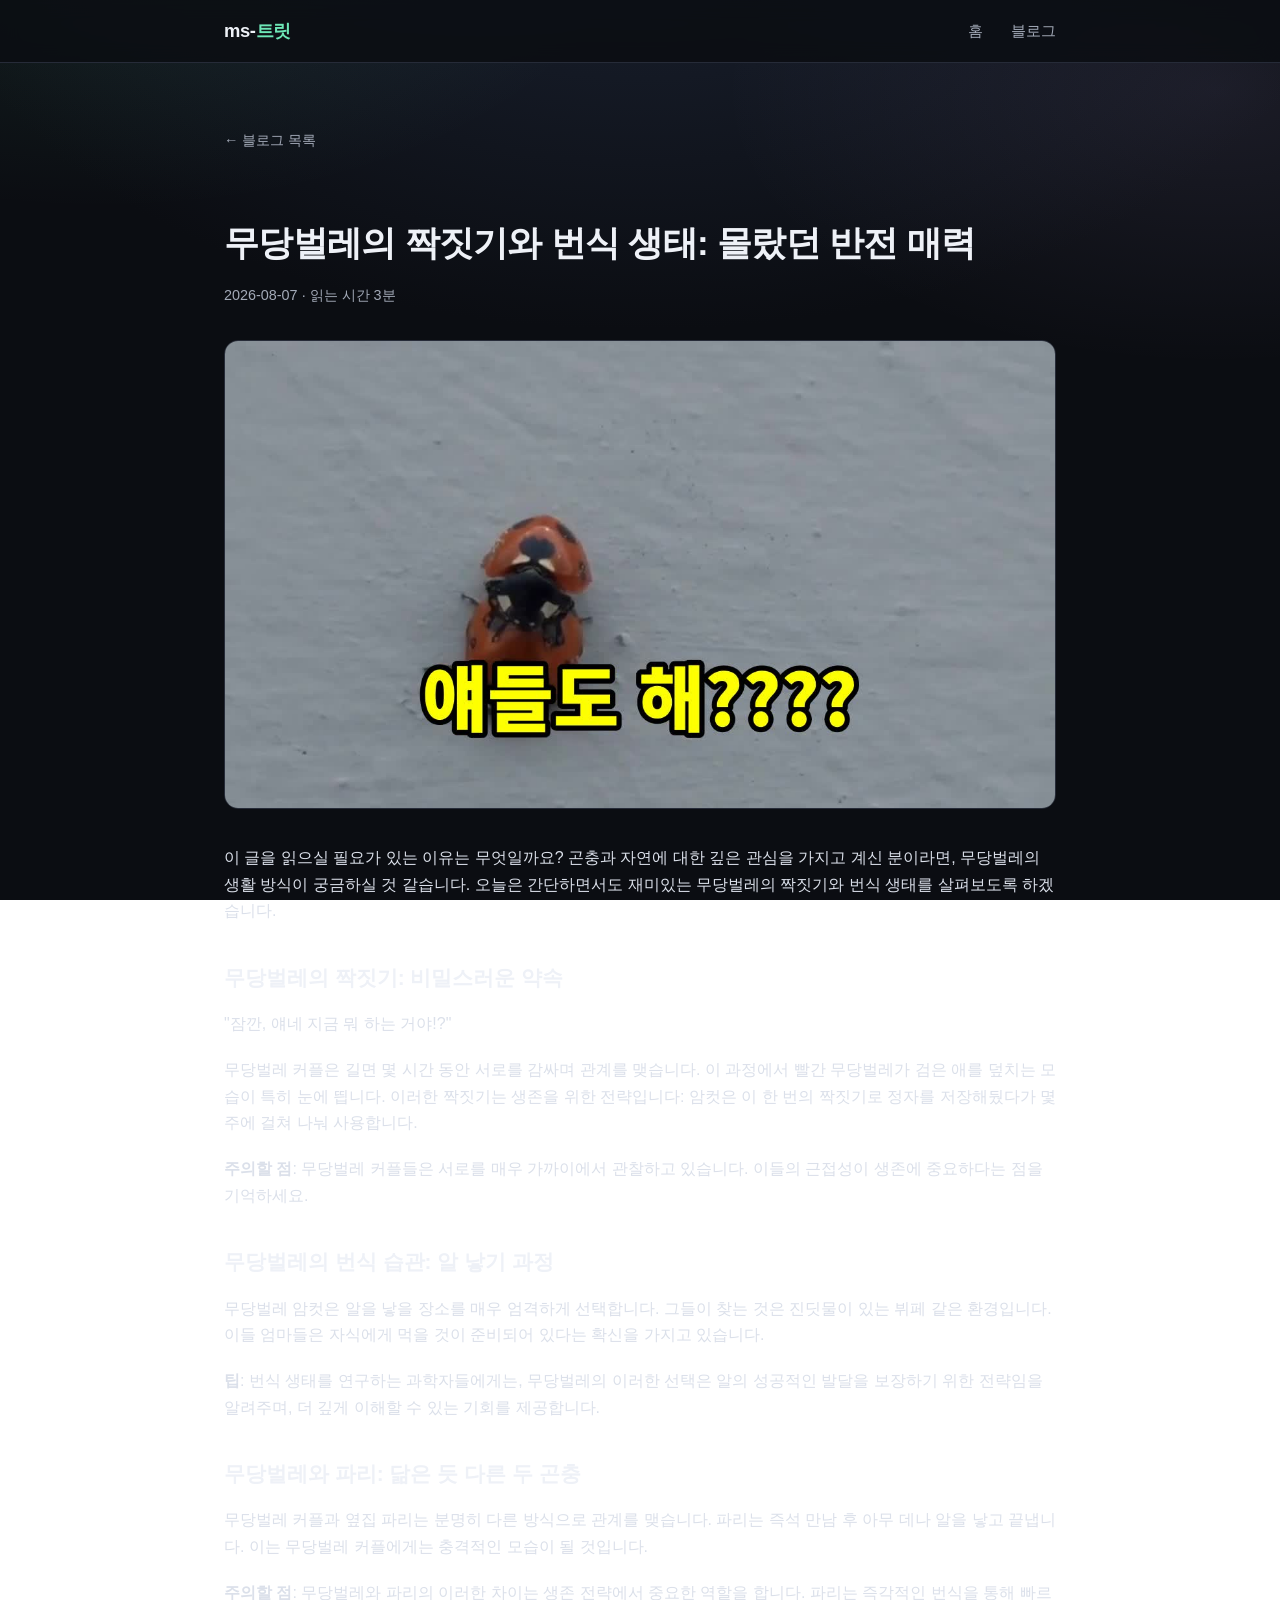
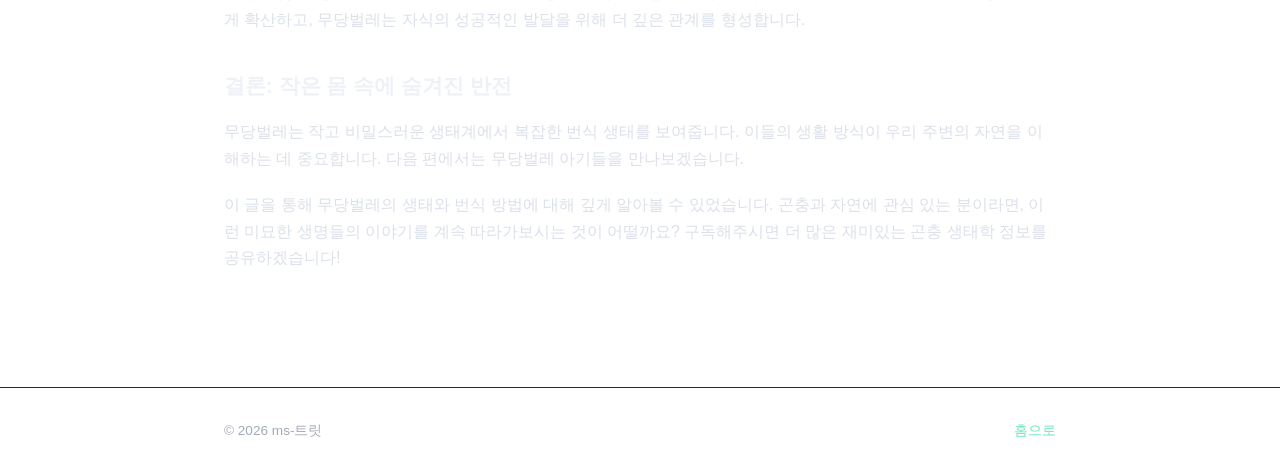
<file: blog/posts/ladybug-mating.html>
<!doctype html>
<html lang="ko">
<head>
<meta charset="utf-8">
<meta name="viewport" content="width=device-width, initial-scale=1">
<title>무당벌레의 짝짓기와 번식 생태: 몰랐던 반전 매력 — ms-트릿</title>
<link rel="stylesheet" href="../../style.css">
</head>
<body>
<header class="site">
  <div class="wrap">
    <div class="brand">ms-<span>트릿</span></div>
    <nav class="site">
      <a href="../../index.html">홈</a>
      <a href="../index.html">블로그</a>
    </nav>
  </div>
</header>
<main>
  <div class="wrap">
    <a class="back-link" href="../index.html">← 블로그 목록</a>
    <article class="post">
      <h1>무당벌레의 짝짓기와 번식 생태: 몰랐던 반전 매력</h1>
      <div class="meta">2026-08-07 <span class="dot">·</span> 읽는 시간 3분</div>
<img src="ladybug-mating-cover.jpg" alt="무당벌레의 짝짓기와 번식 생태: 몰랐던 반전 매력" style="width:100%;border-radius:14px;margin-bottom:28px;border:1px solid var(--border);">
      <div class="body">
<p>이 글을 읽으실 필요가 있는 이유는 무엇일까요? 곤충과 자연에 대한 깊은 관심을 가지고 계신 분이라면, 무당벌레의 생활 방식이 궁금하실 것 같습니다. 오늘은 간단하면서도 재미있는 무당벌레의 짝짓기와 번식 생태를 살펴보도록 하겠습니다.</p>
<h2>무당벌레의 짝짓기: 비밀스러운 약속</h2>
<p>"잠깐, 얘네 지금 뭐 하는 거야!?"</p>
<p>무당벌레 커플은 길면 몇 시간 동안 서로를 감싸며 관계를 맺습니다. 이 과정에서 빨간 무당벌레가 검은 애를 덮치는 모습이 특히 눈에 띕니다. 이러한 짝짓기는 생존을 위한 전략입니다: 암컷은 이 한 번의 짝짓기로 정자를 저장해뒀다가 몇 주에 걸쳐 나눠 사용합니다.</p>
<p><strong>주의할 점</strong>: 무당벌레 커플들은 서로를 매우 가까이에서 관찰하고 있습니다. 이들의 근접성이 생존에 중요하다는 점을 기억하세요.</p>
<h2>무당벌레의 번식 습관: 알 낳기 과정</h2>
<p>무당벌레 암컷은 알을 낳을 장소를 매우 엄격하게 선택합니다. 그들이 찾는 것은 진딧물이 있는 뷔페 같은 환경입니다. 이들 엄마들은 자식에게 먹을 것이 준비되어 있다는 확신을 가지고 있습니다.</p>
<p><strong>팁</strong>: 번식 생태를 연구하는 과학자들에게는, 무당벌레의 이러한 선택은 알의 성공적인 발달을 보장하기 위한 전략임을 알려주며, 더 깊게 이해할 수 있는 기회를 제공합니다.</p>
<h2>무당벌레와 파리: 닮은 듯 다른 두 곤충</h2>
<p>무당벌레 커플과 옆집 파리는 분명히 다른 방식으로 관계를 맺습니다. 파리는 즉석 만남 후 아무 데나 알을 낳고 끝냅니다. 이는 무당벌레 커플에게는 충격적인 모습이 될 것입니다.</p>
<p><strong>주의할 점</strong>: 무당벌레와 파리의 이러한 차이는 생존 전략에서 중요한 역할을 합니다. 파리는 즉각적인 번식을 통해 빠르게 확산하고, 무당벌레는 자식의 성공적인 발달을 위해 더 깊은 관계를 형성합니다.</p>
<h2>결론: 작은 몸 속에 숨겨진 반전</h2>
<p>무당벌레는 작고 비밀스러운 생태계에서 복잡한 번식 생태를 보여줍니다. 이들의 생활 방식이 우리 주변의 자연을 이해하는 데 중요합니다. 다음 편에서는 무당벌레 아기들을 만나보겠습니다.</p>
<p>이 글을 통해 무당벌레의 생태와 번식 방법에 대해 깊게 알아볼 수 있었습니다. 곤충과 자연에 관심 있는 분이라면, 이런 미묘한 생명들의 이야기를 계속 따라가보시는 것이 어떨까요? 구독해주시면 더 많은 재미있는 곤충 생태학 정보를 공유하겠습니다!</p>

      </div>
    </article>
  </div>
</main>
<footer class="site">
  <div class="wrap">
    <span>© 2026 ms-트릿</span>
    <span><a href="../../index.html">홈으로</a></span>
  </div>
</footer>
</body>
</html>
</file>
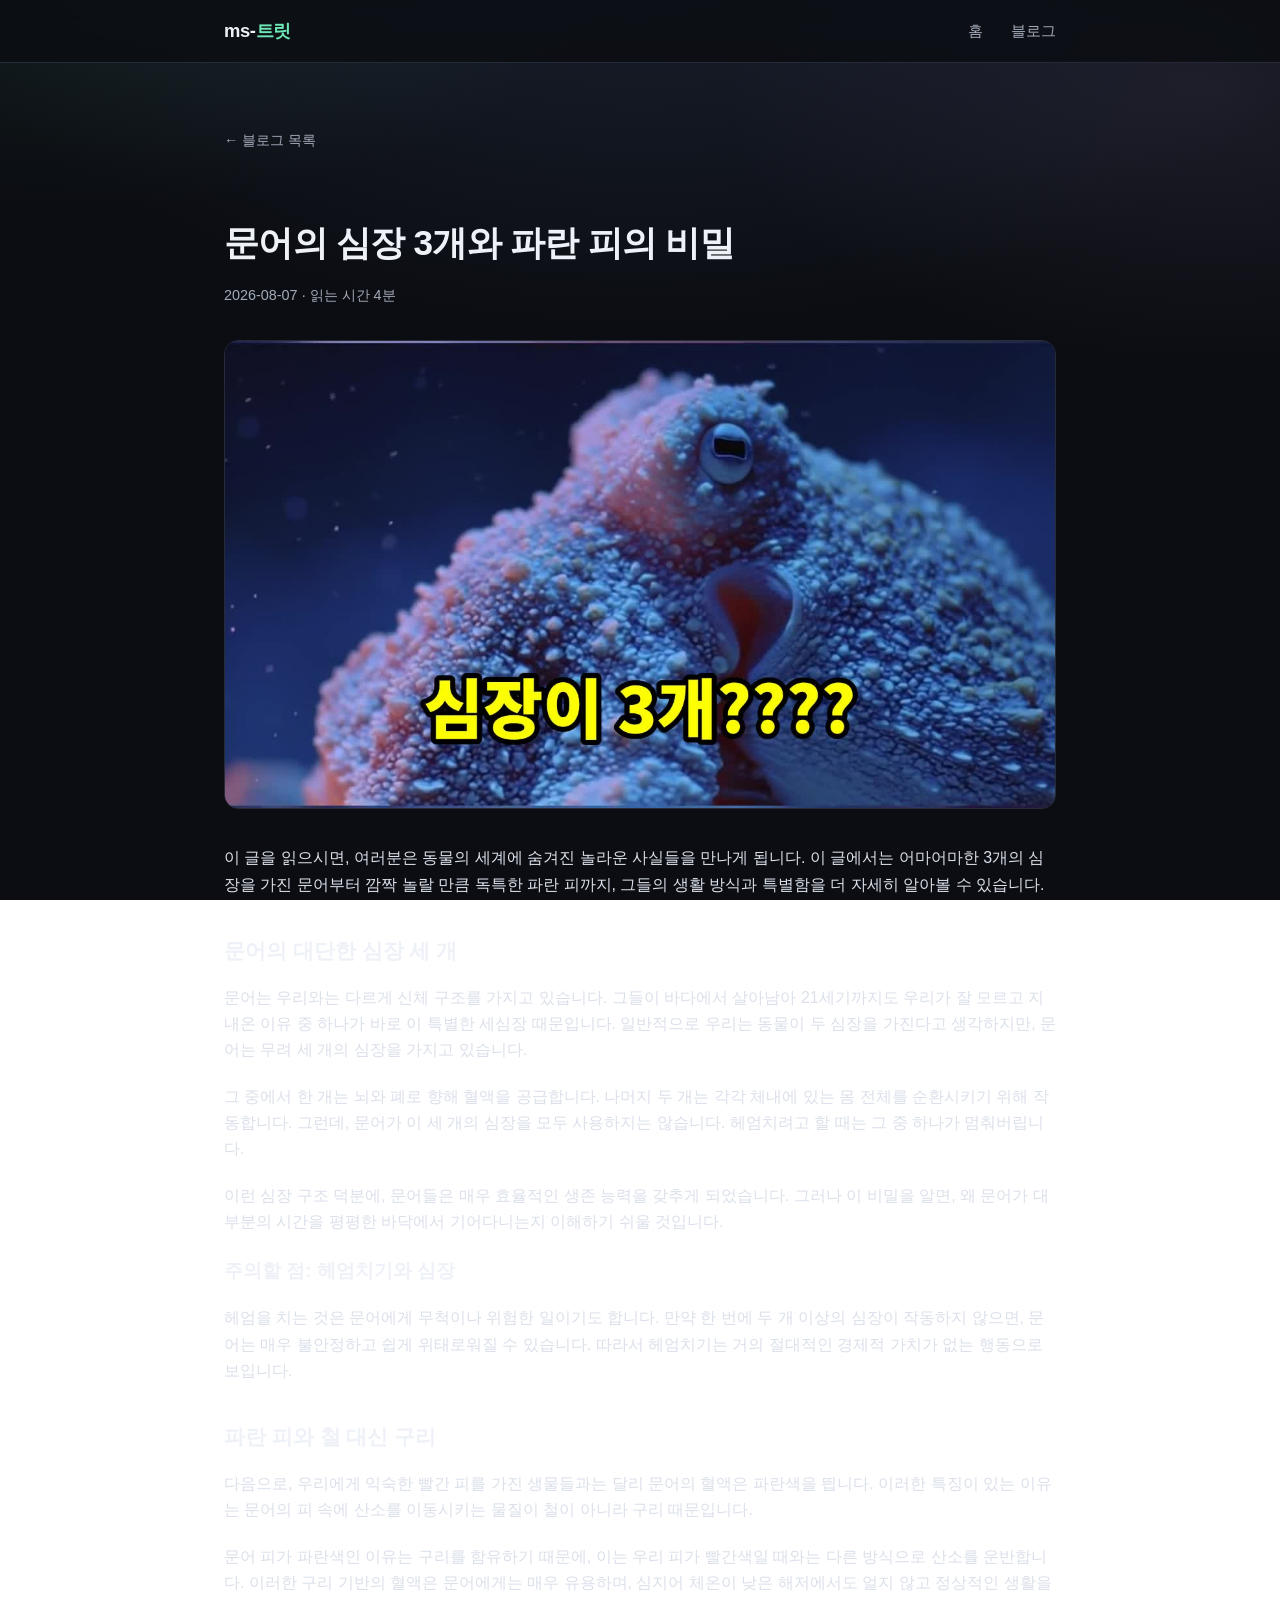
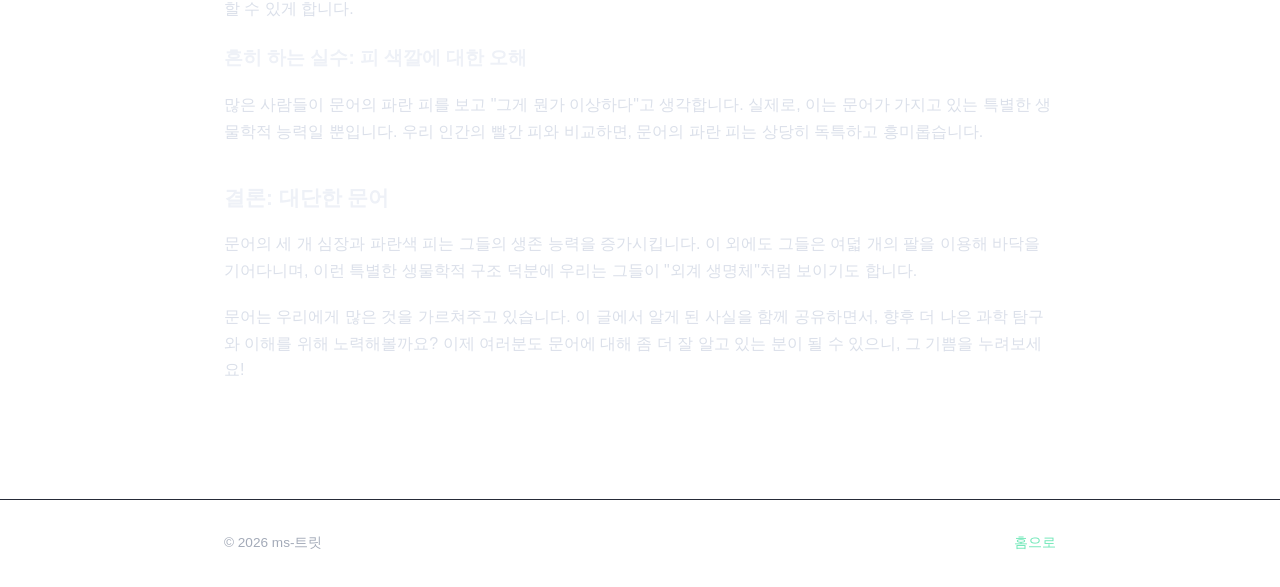
<file: blog/posts/octopus-hearts.html>
<!doctype html>
<html lang="ko">
<head>
<meta charset="utf-8">
<meta name="viewport" content="width=device-width, initial-scale=1">
<title>문어의 심장 3개와 파란 피의 비밀 — ms-트릿</title>
<link rel="stylesheet" href="../../style.css">
</head>
<body>
<header class="site">
  <div class="wrap">
    <div class="brand">ms-<span>트릿</span></div>
    <nav class="site">
      <a href="../../index.html">홈</a>
      <a href="../index.html">블로그</a>
    </nav>
  </div>
</header>
<main>
  <div class="wrap">
    <a class="back-link" href="../index.html">← 블로그 목록</a>
    <article class="post">
      <h1>문어의 심장 3개와 파란 피의 비밀</h1>
      <div class="meta">2026-08-07 <span class="dot">·</span> 읽는 시간 4분</div>
<img src="octopus-hearts-cover.jpg" alt="문어의 심장 3개와 파란 피의 비밀" style="width:100%;border-radius:14px;margin-bottom:28px;border:1px solid var(--border);">
      <div class="body">
<p>이 글을 읽으시면, 여러분은 동물의 세계에 숨겨진 놀라운 사실들을 만나게 됩니다. 이 글에서는 어마어마한 3개의 심장을 가진 문어부터 깜짝 놀랄 만큼 독특한 파란 피까지, 그들의 생활 방식과 특별함을 더 자세히 알아볼 수 있습니다.</p>
<h2>문어의 대단한 심장 세 개</h2>
<p>문어는 우리와는 다르게 신체 구조를 가지고 있습니다. 그들이 바다에서 살아남아 21세기까지도 우리가 잘 모르고 지내온 이유 중 하나가 바로 이 특별한 세심장 때문입니다. 일반적으로 우리는 동물이 두 심장을 가진다고 생각하지만, 문어는 무려 세 개의 심장을 가지고 있습니다.</p>
<p>그 중에서 한 개는 뇌와 폐로 향해 혈액을 공급합니다. 나머지 두 개는 각각 체내에 있는 몸 전체를 순환시키기 위해 작동합니다. 그런데, 문어가 이 세 개의 심장을 모두 사용하지는 않습니다. 헤엄치려고 할 때는 그 중 하나가 멈춰버립니다.</p>
<p>이런 심장 구조 덕분에, 문어들은 매우 효율적인 생존 능력을 갖추게 되었습니다. 그러나 이 비밀을 알면, 왜 문어가 대부분의 시간을 평평한 바닥에서 기어다니는지 이해하기 쉬울 것입니다.</p>
<h3>주의할 점: 헤엄치기와 심장</h3>
<p>헤엄을 치는 것은 문어에게 무척이나 위험한 일이기도 합니다. 만약 한 번에 두 개 이상의 심장이 작동하지 않으면, 문어는 매우 불안정하고 쉽게 위태로워질 수 있습니다. 따라서 헤엄치기는 거의 절대적인 경제적 가치가 없는 행동으로 보입니다.</p>
<h2>파란 피와 철 대신 구리</h2>
<p>다음으로, 우리에게 익숙한 빨간 피를 가진 생물들과는 달리 문어의 혈액은 파란색을 띕니다. 이러한 특징이 있는 이유는 문어의 피 속에 산소를 이동시키는 물질이 철이 아니라 구리 때문입니다.</p>
<p>문어 피가 파란색인 이유는 구리를 함유하기 때문에, 이는 우리 피가 빨간색일 때와는 다른 방식으로 산소를 운반합니다. 이러한 구리 기반의 혈액은 문어에게는 매우 유용하며, 심지어 체온이 낮은 해저에서도 얼지 않고 정상적인 생활을 할 수 있게 합니다.</p>
<h3>흔히 하는 실수: 피 색깔에 대한 오해</h3>
<p>많은 사람들이 문어의 파란 피를 보고 "그게 뭔가 이상하다"고 생각합니다. 실제로, 이는 문어가 가지고 있는 특별한 생물학적 능력일 뿐입니다. 우리 인간의 빨간 피와 비교하면, 문어의 파란 피는 상당히 독특하고 흥미롭습니다.</p>
<h2>결론: 대단한 문어</h2>
<p>문어의 세 개 심장과 파란색 피는 그들의 생존 능력을 증가시킵니다. 이 외에도 그들은 여덟 개의 팔을 이용해 바닥을 기어다니며, 이런 특별한 생물학적 구조 덕분에 우리는 그들이 "외계 생명체"처럼 보이기도 합니다.</p>
<p>문어는 우리에게 많은 것을 가르쳐주고 있습니다. 이 글에서 알게 된 사실을 함께 공유하면서, 향후 더 나은 과학 탐구와 이해를 위해 노력해볼까요? 이제 여러분도 문어에 대해 좀 더 잘 알고 있는 분이 될 수 있으니, 그 기쁨을 누려보세요!</p>

      </div>
    </article>
  </div>
</main>
<footer class="site">
  <div class="wrap">
    <span>© 2026 ms-트릿</span>
    <span><a href="../../index.html">홈으로</a></span>
  </div>
</footer>
</body>
</html>
</file>
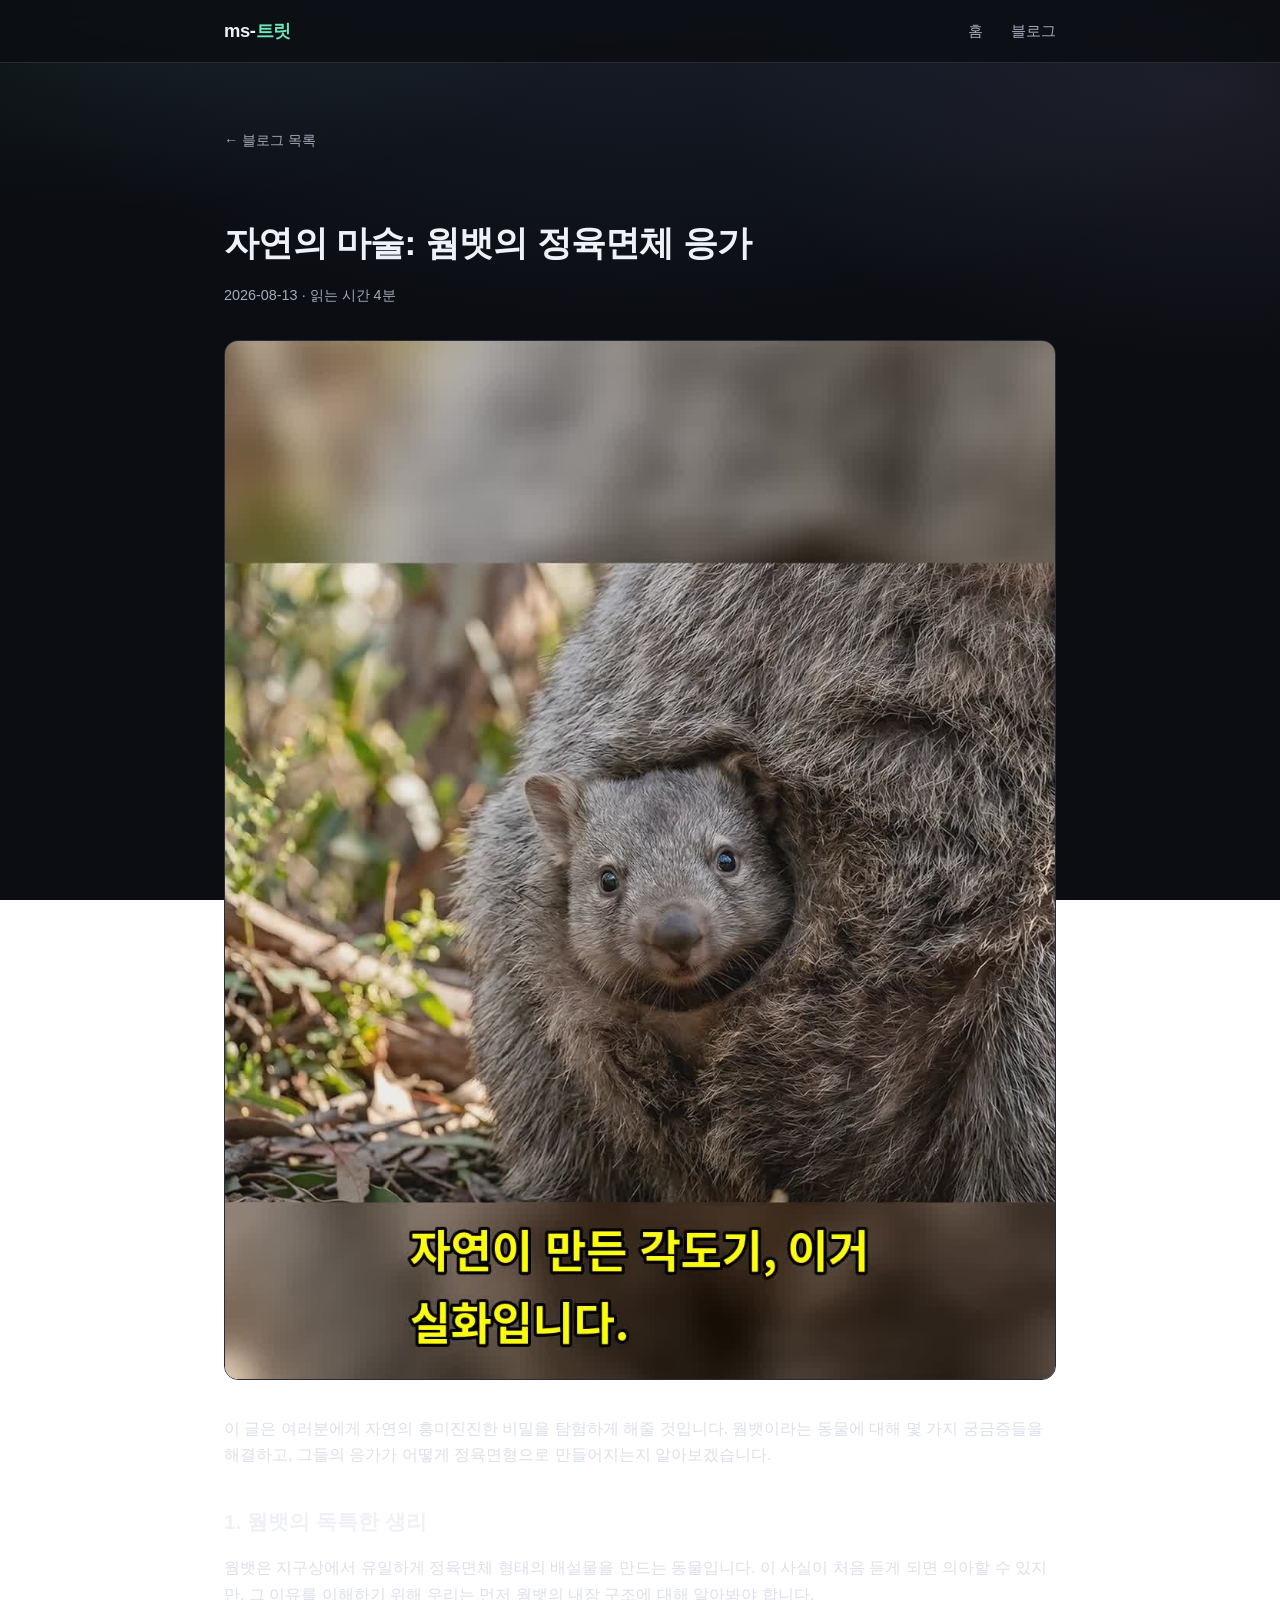
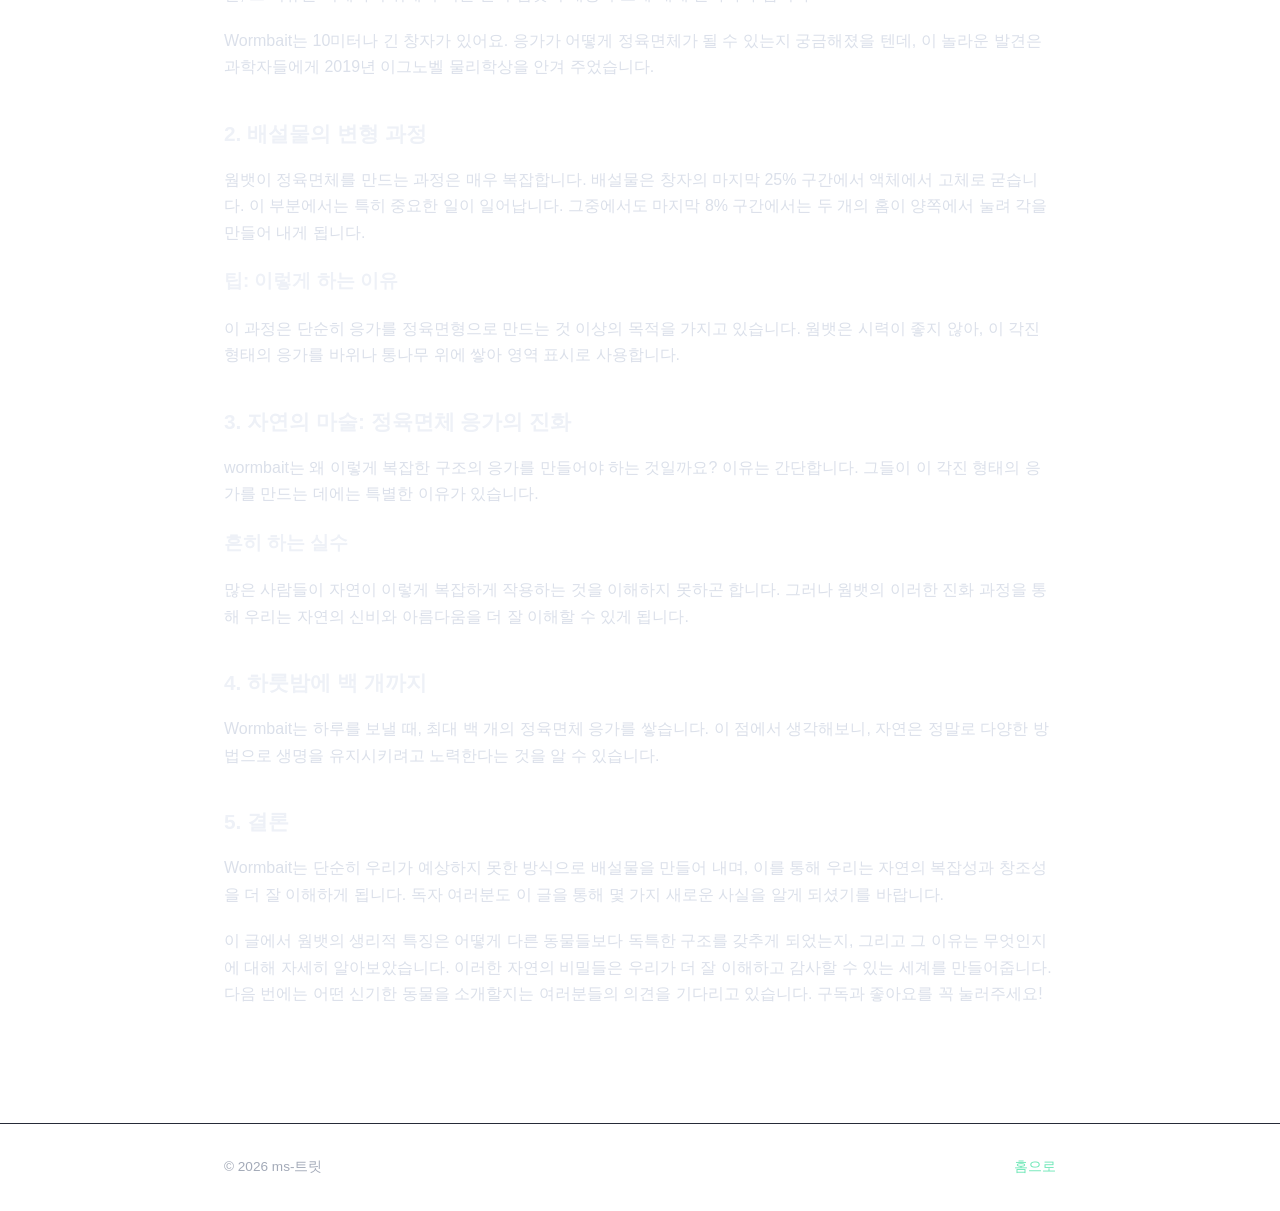
<file: blog/posts/wombat_cube_poop.html>
<!doctype html>
<html lang="ko">
<head>
<meta charset="utf-8">
<meta name="viewport" content="width=device-width, initial-scale=1">
<title>자연의 마술: 웜뱃의 정육면체 응가 — ms-트릿</title>
<link rel="stylesheet" href="../../style.css">
</head>
<body>
<header class="site">
  <div class="wrap">
    <div class="brand">ms-<span>트릿</span></div>
    <nav class="site">
      <a href="../../index.html">홈</a>
      <a href="../index.html">블로그</a>
    </nav>
  </div>
</header>
<main>
  <div class="wrap">
    <a class="back-link" href="../index.html">← 블로그 목록</a>
    <article class="post">
      <h1>자연의 마술: 웜뱃의 정육면체 응가</h1>
      <div class="meta">2026-08-13 <span class="dot">·</span> 읽는 시간 4분</div>
<img src="wombat_cube_poop-cover.jpg" alt="자연의 마술: 웜뱃의 정육면체 응가" style="width:100%;border-radius:14px;margin-bottom:28px;border:1px solid var(--border);">
      <div class="body">
<p>이 글은 여러분에게 자연의 흥미진진한 비밀을 탐험하게 해줄 것입니다. 웜뱃이라는 동물에 대해 몇 가지 궁금증들을 해결하고, 그들의 응가가 어떻게 정육면형으로 만들어지는지 알아보겠습니다.</p>
<h2>1. 웜뱃의 독특한 생리</h2>
<p>웜뱃은 지구상에서 유일하게 정육면체 형태의 배설물을 만드는 동물입니다. 이 사실이 처음 듣게 되면 의아할 수 있지만, 그 이유를 이해하기 위해 우리는 먼저 웜뱃의 내장 구조에 대해 알아봐야 합니다.</p>
<p>Wormbait는 10미터나 긴 창자가 있어요. 응가가 어떻게 정육면체가 될 수 있는지 궁금해졌을 텐데, 이 놀라운 발견은 과학자들에게 2019년 이그노벨 물리학상을 안겨 주었습니다.</p>
<h2>2. 배설물의 변형 과정</h2>
<p>웜뱃이 정육면체를 만드는 과정은 매우 복잡합니다. 배설물은 창자의 마지막 25% 구간에서 액체에서 고체로 굳습니다. 이 부분에서는 특히 중요한 일이 일어납니다. 그중에서도 마지막 8% 구간에서는 두 개의 홈이 양쪽에서 눌려 각을 만들어 내게 됩니다.</p>
<h3>팁: 이렇게 하는 이유</h3>
<p>이 과정은 단순히 응가를 정육면형으로 만드는 것 이상의 목적을 가지고 있습니다. 웜뱃은 시력이 좋지 않아, 이 각진 형태의 응가를 바위나 통나무 위에 쌓아 영역 표시로 사용합니다.</p>
<h2>3. 자연의 마술: 정육면체 응가의 진화</h2>
<p>wormbait는 왜 이렇게 복잡한 구조의 응가를 만들어야 하는 것일까요? 이유는 간단합니다. 그들이 이 각진 형태의 응가를 만드는 데에는 특별한 이유가 있습니다.</p>
<h3>흔히 하는 실수</h3>
<p>많은 사람들이 자연이 이렇게 복잡하게 작용하는 것을 이해하지 못하곤 합니다. 그러나 웜뱃의 이러한 진화 과정을 통해 우리는 자연의 신비와 아름다움을 더 잘 이해할 수 있게 됩니다.</p>
<h2>4. 하룻밤에 백 개까지</h2>
<p>Wormbait는 하루를 보낼 때, 최대 백 개의 정육면체 응가를 쌓습니다. 이 점에서 생각해보니, 자연은 정말로 다양한 방법으로 생명을 유지시키려고 노력한다는 것을 알 수 있습니다.</p>
<h2>5. 결론</h2>
<p>Wormbait는 단순히 우리가 예상하지 못한 방식으로 배설물을 만들어 내며, 이를 통해 우리는 자연의 복잡성과 창조성을 더 잘 이해하게 됩니다. 독자 여러분도 이 글을 통해 몇 가지 새로운 사실을 알게 되셨기를 바랍니다.</p>
<p>이 글에서 웜뱃의 생리적 특징은 어떻게 다른 동물들보다 독특한 구조를 갖추게 되었는지, 그리고 그 이유는 무엇인지에 대해 자세히 알아보았습니다. 이러한 자연의 비밀들은 우리가 더 잘 이해하고 감사할 수 있는 세계를 만들어줍니다. 다음 번에는 어떤 신기한 동물을 소개할지는 여러분들의 의견을 기다리고 있습니다. 구독과 좋아요를 꼭 눌러주세요!</p>

      </div>
    </article>
  </div>
</main>
<footer class="site">
  <div class="wrap">
    <span>© 2026 ms-트릿</span>
    <span><a href="../../index.html">홈으로</a></span>
  </div>
</footer>
</body>
</html>
</file>
<file: style.css>
:root {
  --bg: #0b0d12;
  --bg-soft: #12151c;
  --card: #161a23;
  --border: #262b38;
  --text: #eef1f7;
  --text-dim: #a3aab8;
  --accent: #6ee7b7;
  --accent-dim: #3fae86;
  --accent2: #7dd3fc;
  --accent2-dim: #38a9d6;
  --accent3: #c4b5fd;
  --accent3-dim: #9a86e6;
  --max-width: 880px;
}

* { box-sizing: border-box; }

html { scroll-behavior: smooth; }

body {
  margin: 0;
  background:
    radial-gradient(900px 500px at 8% -10%, rgba(110, 231, 183, 0.10) 0%, transparent 60%),
    radial-gradient(900px 500px at 95% 10%, rgba(196, 181, 253, 0.09) 0%, transparent 55%),
    radial-gradient(1200px 700px at 50% -10%, #1a2130 0%, var(--bg) 60%);
  background-attachment: fixed;
  color: var(--text);
  font-family: -apple-system, BlinkMacSystemFont, "Pretendard", "Apple SD Gothic Neo",
    "Malgun Gothic", sans-serif;
  line-height: 1.65;
}

.grad-text {
  background: linear-gradient(90deg, var(--accent) 0%, var(--accent2) 55%, var(--accent3) 100%);
  -webkit-background-clip: text;
  background-clip: text;
  color: transparent;
}

a { color: var(--accent); text-decoration: none; }
a:hover { text-decoration: underline; }

.wrap {
  max-width: var(--max-width);
  margin: 0 auto;
  padding: 0 24px;
}

header.site {
  border-bottom: 1px solid var(--border);
  position: sticky;
  top: 0;
  background: rgba(11, 13, 18, 0.85);
  backdrop-filter: blur(10px);
  z-index: 10;
}

header.site .wrap {
  display: flex;
  align-items: center;
  justify-content: space-between;
  padding-top: 16px;
  padding-bottom: 16px;
}

.brand {
  font-weight: 700;
  font-size: 1.15rem;
  color: var(--text);
  letter-spacing: -0.02em;
}
.brand span { color: var(--accent); }

nav.site a {
  color: var(--text-dim);
  margin-left: 24px;
  font-size: 0.95rem;
  font-weight: 500;
}
nav.site a:hover { color: var(--text); text-decoration: none; }

main { padding: 64px 0 96px; }

.hero { padding: 40px 0 56px; }
.hero .eyebrow {
  display: inline-block;
  font-size: 0.8rem;
  font-weight: 600;
  color: var(--accent);
  background: rgba(110, 231, 183, 0.1);
  border: 1px solid rgba(110, 231, 183, 0.25);
  padding: 4px 12px;
  border-radius: 999px;
  margin-bottom: 20px;
}
.hero h1 {
  font-size: clamp(2rem, 5vw, 3rem);
  line-height: 1.25;
  letter-spacing: -0.02em;
  margin: 0 0 20px;
}
.hero p.lead {
  font-size: 1.15rem;
  color: var(--text-dim);
  max-width: 620px;
  margin: 0 0 32px;
}

.btn-row { display: flex; gap: 12px; flex-wrap: wrap; }
.btn {
  display: inline-block;
  padding: 12px 22px;
  border-radius: 10px;
  font-weight: 600;
  font-size: 0.95rem;
}
.btn.primary {
  background: var(--accent);
  color: #06110c;
}
.btn.primary:hover { background: var(--accent-dim); text-decoration: none; }
.btn.ghost {
  border: 1px solid var(--border);
  color: var(--text);
}
.btn.ghost:hover { border-color: var(--accent); text-decoration: none; }

section.section { padding: 56px 0; border-top: 1px solid var(--border); }
section.section h2 {
  font-size: 1.5rem;
  margin: 0 0 32px;
  letter-spacing: -0.01em;
}

.grid-3 {
  display: grid;
  grid-template-columns: repeat(3, 1fr);
  gap: 20px;
}
@media (max-width: 720px) {
  .grid-3 { grid-template-columns: 1fr; }
}

.card {
  background: var(--card);
  border: 1px solid var(--border);
  border-radius: 14px;
  padding: 24px;
  border-top: 3px solid var(--accent);
  transition: transform 0.15s, box-shadow 0.15s;
}
.card:hover { transform: translateY(-3px); box-shadow: 0 12px 28px -12px rgba(0,0,0,0.5); }
.card:nth-child(2) { border-top-color: var(--accent2); }
.card:nth-child(3) { border-top-color: var(--accent3); }
.card .icon { font-size: 1.6rem; margin-bottom: 12px; }
.card h3 { margin: 0 0 8px; font-size: 1.05rem; }
.card p { margin: 0; color: var(--text-dim); font-size: 0.95rem; }

.post-list { display: flex; flex-direction: column; gap: 16px; }
.post-item {
  background: var(--card);
  border: 1px solid var(--border);
  border-left: 3px solid var(--accent);
  border-radius: 14px;
  padding: 22px 24px;
  transition: transform 0.15s, border-color 0.15s, box-shadow 0.15s;
  position: relative;
}
.post-item:nth-child(3n+2) { border-left-color: var(--accent2); }
.post-item:nth-child(3n+3) { border-left-color: var(--accent3); }
.post-item:hover {
  border-color: var(--border);
  border-left-width: 3px;
  transform: translateY(-2px) translateX(2px);
  box-shadow: 0 14px 30px -16px rgba(0,0,0,0.55);
}
.post-item a.title {
  font-size: 1.15rem;
  font-weight: 700;
  color: var(--text);
  display: block;
  margin-bottom: 6px;
}
.post-item a.title:hover { color: var(--accent); text-decoration: none; }
.post-item .meta {
  font-size: 0.8rem;
  color: var(--text-dim);
  display: flex;
  align-items: center;
  gap: 8px;
}
.post-item .meta .dot { opacity: 0.5; }
.post-item p.excerpt { color: var(--text-dim); margin: 10px 0 0; font-size: 0.95rem; }

.empty-state {
  text-align: center;
  padding: 56px 24px;
  border: 1px dashed var(--border);
  border-radius: 14px;
  color: var(--text-dim);
}
.empty-state .icon { font-size: 2rem; margin-bottom: 12px; }

footer.site {
  border-top: 1px solid var(--border);
  padding: 32px 0;
  color: var(--text-dim);
  font-size: 0.85rem;
}
footer.site .wrap {
  display: flex;
  justify-content: space-between;
  flex-wrap: wrap;
  gap: 12px;
}

article.post h1 {
  font-size: clamp(1.6rem, 4vw, 2.2rem);
  letter-spacing: -0.02em;
  margin-bottom: 12px;
}
article.post .meta { color: var(--text-dim); margin-bottom: 32px; font-size: 0.9rem; }
article.post .body p { margin: 0 0 20px; color: #dbe0ea; }
article.post .body h2 { font-size: 1.3rem; margin: 36px 0 16px; }
.back-link { display: inline-block; margin-bottom: 32px; color: var(--text-dim); font-size: 0.9rem; }
</file>
